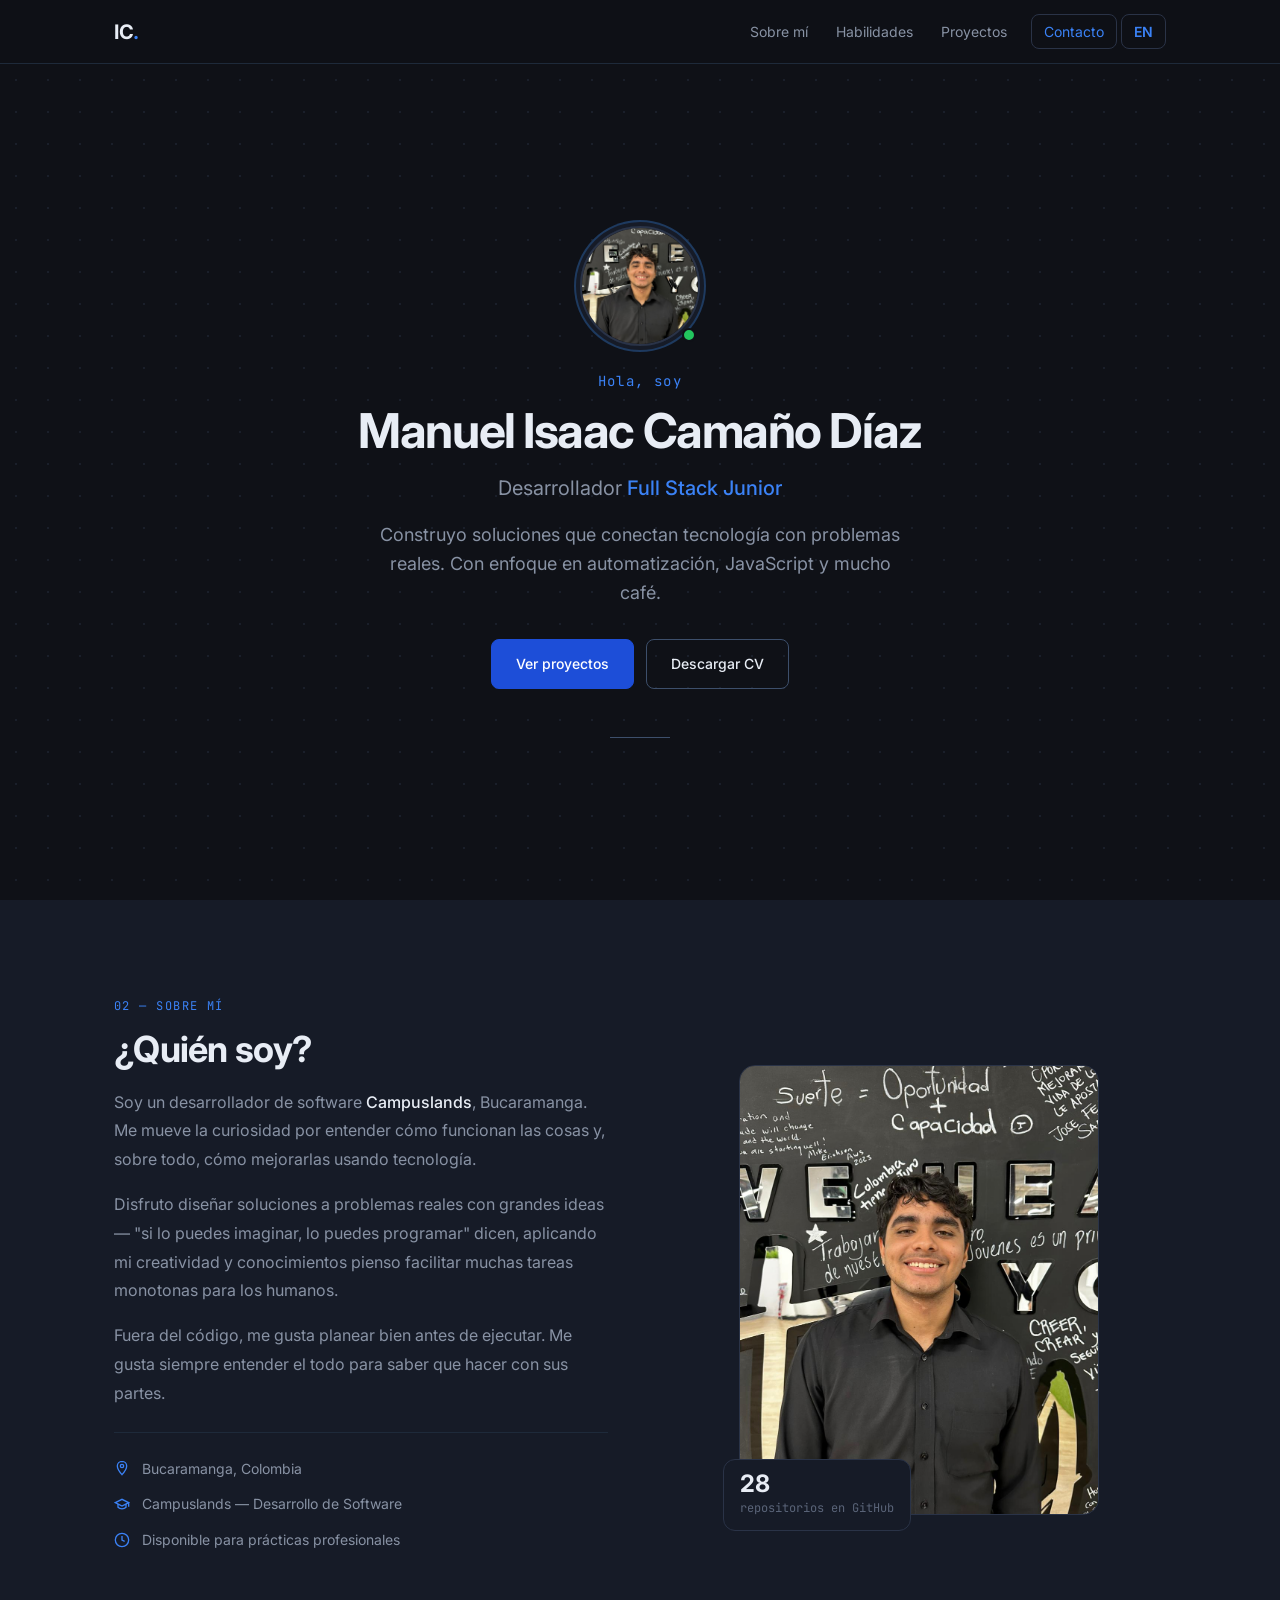
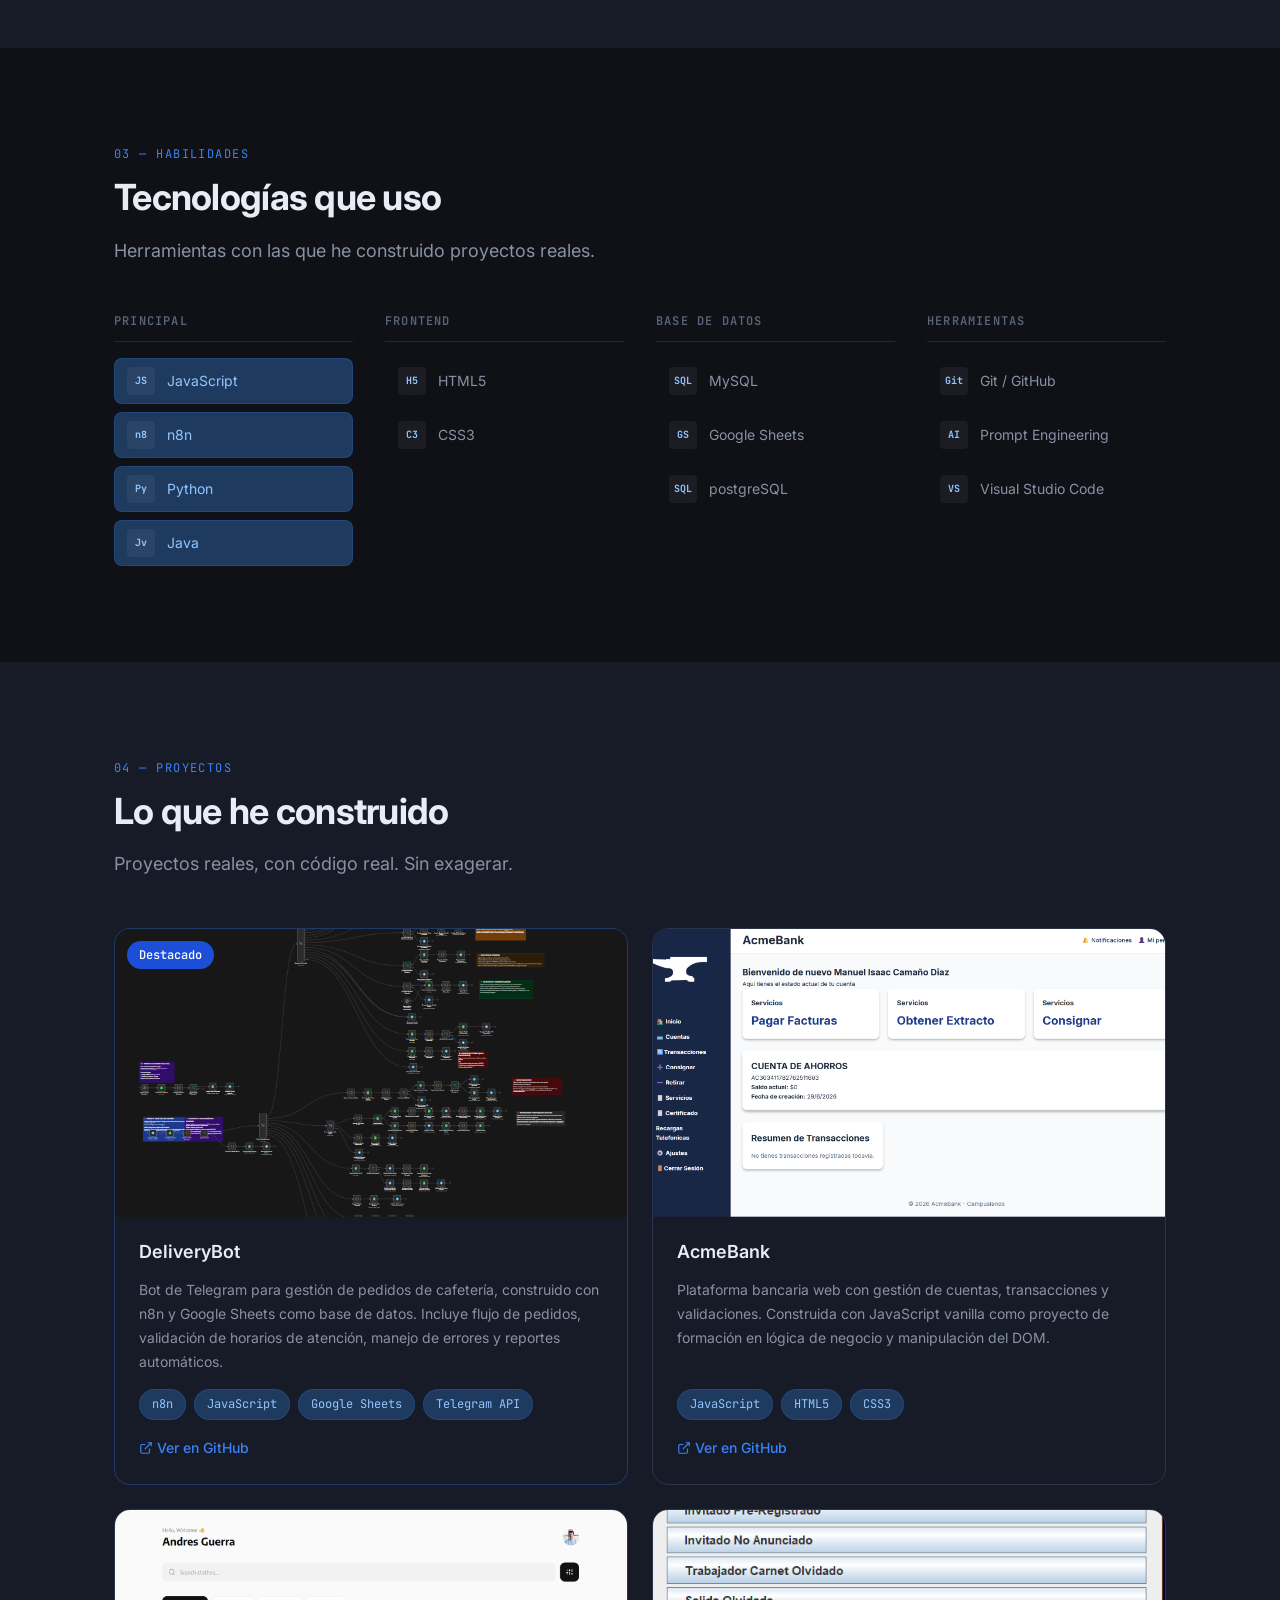
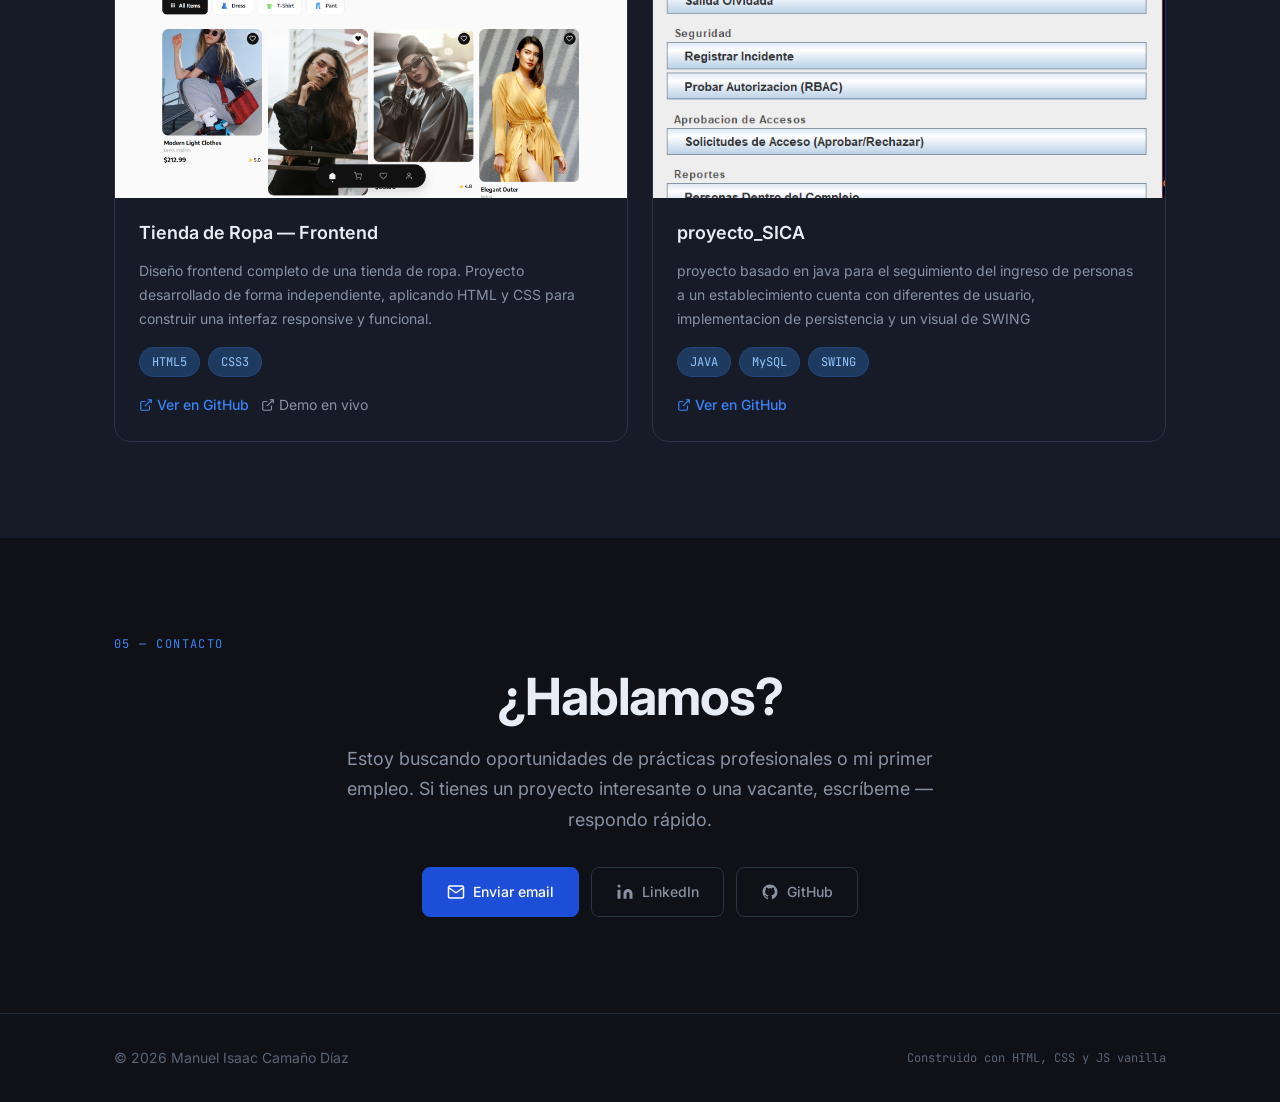
<file: index.html>
<!DOCTYPE html>
<html lang="es">

<head>
  <meta charset="UTF-8" />
  <meta name="viewport" content="width=device-width, initial-scale=1.0, viewport-fit=cover" />

  <!-- ============================================================
    SEO BÁSICO — Ayuda a que Google te encuentre y muestre bien
    REEMPLAZA: ajusta título, descripción y palabras clave
  ============================================================ -->
  <title>Manuel Isaac Camaño Díaz — Desarrollador Full Stack Junior</title>
  <meta name="description" content="Portafolio de Manuel Isaac Camaño Díaz, desarrollador Full Stack Junior con enfoque en automatización, JavaScript y n8n." />
  <meta name="keywords" content="desarrollador, full stack, junior, javascript, n8n, python, automatización, Colombia" />
  <meta name="author" content="Manuel Isaac Camaño Díaz" />

  <!-- ============================================================
    OPEN GRAPH — Cómo se ve el enlace cuando lo compartes en
    LinkedIn, WhatsApp, Twitter, etc.
    REEMPLAZA: sube una imagen de 1200x630px a assets/img/
  ============================================================ -->
  <meta property="og:title" content="Manuel Isaac Camaño Díaz — Desarrollador Full Stack Junior" />
  <meta property="og:description" content="Portafolio de Isaac Camaño, desarrollador con enfoque en automatización e IA." />
  <meta property="og:image" content="assets/img/og-preview.jpg" />
  <meta property="og:type" content="website" />

  <!-- ============================================================
    TIPOGRAFÍAS — Se cargan desde Google Fonts (requiere internet)
    Inter: tipografía principal limpia y moderna
    JetBrains Mono: para etiquetas de tecnologías y código
  ============================================================ -->
  <link rel="preconnect" href="https://fonts.googleapis.com" />
  <link rel="preconnect" href="https://fonts.gstatic.com" crossorigin />
  <link
    href="https://fonts.googleapis.com/css2?family=Inter:wght@400;500;600&family=JetBrains+Mono:wght@400;500&display=swap"
    rel="stylesheet"
  />

  <!-- Hoja de estilos principal (se crea en la Etapa 5) -->
  <link rel="stylesheet" href="css/styles.css" />

  <!-- Favicon: assets/img/favicon.ico -->
  <link rel="icon" type="image/x-icon" href="assets/img/favicon.ico?v=2" sizes="16x16 32x32 48x48" />
</head>

<body>

  <!-- ============================================================
    NAVEGACIÓN PRINCIPAL
    - Fija en la parte superior mientras el usuario hace scroll
    - Logo con tus iniciales + enlaces a cada sección
    - El botón "Contacto" resalta en azul para llamar la atención
  ============================================================ -->
  <header class="navbar" role="banner">
    <nav class="navbar__inner" aria-label="Navegación principal">

      <!-- Logo: tus iniciales como marca personal -->
      <a href="#inicio" class="navbar__logo" aria-label="Volver al inicio">
        IC<span class="navbar__logo-dot">.</span>
      </a>

      <!-- Botón hamburguesa — visible solo en móvil -->
      <button
        class="navbar__toggle"
        aria-label="Abrir menú de navegación"
        aria-expanded="false"
        aria-controls="navbar-menu"
      >
        <span class="navbar__toggle-bar"></span>
        <span class="navbar__toggle-bar"></span>
        <span class="navbar__toggle-bar"></span>
      </button>

      <!-- Menú de navegación -->
      <ul class="navbar__menu" id="navbar-menu" role="list">
        <li><a href="#sobre-mi" class="navbar__link">Sobre mí</a></li>
        <li><a href="#habilidades" class="navbar__link">Habilidades</a></li>
        <li><a href="#proyectos" class="navbar__link">Proyectos</a></li>
        <li>
          <!-- Botón de contacto destacado -->
          <a href="#contacto" class="navbar__link navbar__link--cta">Contacto</a>
        </li>
        <li>
          <button
            class="navbar__language"
            id="language-toggle"
            type="button"
            aria-label="Cambiar a inglés"
          >
            EN
          </button>
        </li>
      </ul>

    </nav>
  </header>

  <!-- ============================================================
    CONTENIDO PRINCIPAL
  ============================================================ -->
  <main id="inicio">

    <!-- ==========================================================
      SECCIÓN 1: HERO
      Primera impresión — el reclutador decide aquí si sigue leyendo
      Contiene: foto, nombre, rol, descripción breve y botones CTA
    ========================================================== -->
    <section class="hero" id="hero" aria-label="Presentación">
      <div class="container">

        <!-- Detalle decorativo de fondo (punto de grilla) -->
        <div class="hero__bg-grid" aria-hidden="true"></div>

        <div class="hero__content">

          <!-- Foto de perfil
               REEMPLAZA: pon tu foto en assets/img/foto-perfil.jpg
               Recomendado: cuadrada, fondo neutro, mínimo 400x400px -->
          <div class="hero__avatar-wrapper">
            <img
              src="assets/img/foto-perfil.jpg"
              alt="Foto de perfil de Manuel Isaac Camaño Díaz"
              class="hero__avatar"
              width="120"
              height="120"
            />
            <!-- Indicador de disponibilidad (punto verde animado) -->
            <span class="hero__status" aria-label="Disponible para oportunidades"></span>
          </div>

          <!-- Saludo y nombre -->
          <p class="hero__greeting">Hola, soy</p>
          <h1 class="hero__name">Manuel Isaac Camaño Díaz</h1>

          <!-- Rol profesional con texto que cambia (animado en JS) -->
          <p class="hero__role">
            Desarrollador
            <!-- El span es el texto que rotará con JavaScript -->
            <span class="hero__role-highlight" id="role-text">Full Stack Junior</span>
          </p>

          <!-- Descripción breve — tu propuesta de valor en 2 líneas
               REEMPLAZA: ajusta si quieres cambiar el mensaje -->
          <p class="hero__description">
            Construyo soluciones que conectan tecnología con problemas reales.
            Con enfoque en automatización, JavaScript y mucho café.
          </p>

          <!-- Botones de acción principales -->
          <div class="hero__actions">

            <!-- CTA principal: lleva a la sección de proyectos -->
            <a href="#proyectos" class="btn btn--primary">
              Ver proyectos
            </a>

            <!-- CTA secundario: descarga el CV
                 REEMPLAZA: exporta tu CV como PDF y ponlo en assets/cv/
                 Puedes crearlo gratis en https://www.canva.com/ -->
            <a
              href="assets/cv/isaac-camano-cv.pdf"
              class="btn btn--secondary"
              download
              aria-label="Descargar CV de Isaac Camaño en formato PDF"
            >
              Descargar CV
            </a>

          </div>

          <!-- Línea decorativa sutil debajo de los botones -->
          <div class="hero__divider" aria-hidden="true"></div>

        </div>

      </div>
    </section>

    <!-- ==========================================================
      SECCIÓN 2: SOBRE MÍ
      El humano detrás del código — breve, auténtico y sin exagerar
    ========================================================== -->
    <section class="section about" id="sobre-mi" aria-labelledby="about-title">
      <div class="container">

        <!-- Etiqueta de sección (número + nombre) -->
        <div class="section__eyebrow" aria-hidden="true">02 — sobre mí</div>

        <div class="about__grid">

          <!-- Columna izquierda: texto -->
          <div class="about__text">
            <h2 class="section__title" id="about-title">¿Quién soy?</h2>

            <!-- REEMPLAZA: escribe tu presentación personal aquí
                 Consejo: sé auténtico, no uses frases genéricas como
                 "apasionado por la tecnología". Cuenta algo real. -->
            <p class="about__paragraph">
              Soy un desarrollador de software
              <strong>Campuslands</strong>, Bucaramanga. Me mueve la curiosidad
              por entender cómo funcionan las cosas y, sobre todo, cómo
              mejorarlas usando tecnología.
            </p>

            <p class="about__paragraph">
              Disfruto diseñar soluciones a problemas reales con 
              grandes ideas — "si lo puedes imaginar,lo puedes programar" dicen,
              aplicando mi creatividad y conocimientos pienso facilitar 
              muchas tareas monotonas para los humanos.
            </p>

            <p class="about__paragraph">
              Fuera del código, me gusta planear bien antes de ejecutar.
              Me gusta siempre entender el todo para saber que hacer con sus partes.
            </p>

            <!-- Datos rápidos: información visual y escaneable -->
            <ul class="about__facts" role="list" aria-label="Datos rápidos">
              <li class="about__fact">
                <!-- Ícono SVG inline: ubicación -->
                <svg width="16" height="16" viewBox="0 0 24 24" fill="none" stroke="currentColor" stroke-width="2" aria-hidden="true">
                  <path d="M12 2C8.13 2 5 5.13 5 9c0 5.25 7 13 7 13s7-7.75 7-13c0-3.87-3.13-7-7-7z"/>
                  <circle cx="12" cy="9" r="2.5"/>
                </svg>
                Bucaramanga, Colombia
              </li>
              <li class="about__fact">
                <!-- Ícono SVG inline: educación -->
                <svg width="16" height="16" viewBox="0 0 24 24" fill="none" stroke="currentColor" stroke-width="2" aria-hidden="true">
                  <path d="M22 10v6M2 10l10-5 10 5-10 5z"/>
                  <path d="M6 12v5c3 3 9 3 12 0v-5"/>
                </svg>
                Campuslands — Desarrollo de Software
              </li>
              <li class="about__fact">
                <!-- Ícono SVG inline: disponibilidad -->
                <svg width="16" height="16" viewBox="0 0 24 24" fill="none" stroke="currentColor" stroke-width="2" aria-hidden="true">
                  <circle cx="12" cy="12" r="10"/>
                  <path d="M12 6v6l4 2"/>
                </svg>
                Disponible para prácticas profesionales
              </li>
            </ul>
          </div>

          <!-- Columna derecha: imagen/detalle visual
               REEMPLAZA (opcional): puedes poner una segunda foto
               o dejarlo como espacio decorativo con CSS -->
          <div class="about__visual" aria-hidden="true">
            <div class="about__image-frame">
              <img
                src="assets/img/foto-perfil.jpg"
                alt=""
                class="about__image"
                aria-hidden="true"
              />
              <!-- Tarjeta flotante con una stat -->
              <div class="about__stat-card">
                <span class="about__stat-number">28</span>
                <span class="about__stat-label">repositorios en GitHub</span>
              </div>
            </div>
          </div>

        </div>
      </div>
    </section>

    <!-- ==========================================================
      SECCIÓN 3: HABILIDADES
      Tecnologías que realmente has usado — sin barra de progreso,
      sin mentiras, con contexto de dónde las aplicaste
    ========================================================== -->
    <section class="section skills" id="habilidades" aria-labelledby="skills-title">
      <div class="container">

        <div class="section__eyebrow" aria-hidden="true">03 — habilidades</div>
        <h2 class="section__title" id="skills-title">Tecnologías que uso</h2>
        <p class="section__subtitle">
          Herramientas con las que he construido proyectos reales.
        </p>

        <!-- Categorías de habilidades -->
        <div class="skills__categories">

          <!-- Categoría: Principal / Más usadas -->
          <div class="skills__category">
            <h3 class="skills__category-title">Principal</h3>
            <ul class="skills__list" role="list">
              <li class="skills__item skills__item--primary">
                <span class="skills__icon" aria-hidden="true">JS</span>
                JavaScript
              </li>
              <li class="skills__item skills__item--primary">
                <span class="skills__icon" aria-hidden="true">n8</span>
                n8n
              </li>
              <li class="skills__item skills__item--primary">
                <span class="skills__icon" aria-hidden="true">Py</span>
                Python
              </li>
              <li class="skills__item skills__item--primary">
                <span class="skills__icon" aria-hidden="true">Jv</span>
                Java
              </li>
            </ul>
          </div>

          <!-- Categoría: Frontend -->
          <div class="skills__category">
            <h3 class="skills__category-title">Frontend</h3>
            <ul class="skills__list" role="list">
              <li class="skills__item">
                <span class="skills__icon" aria-hidden="true">H5</span>
                HTML5
              </li>
              <li class="skills__item">
                <span class="skills__icon" aria-hidden="true">C3</span>
                CSS3
              </li>
            </ul>
          </div>

          <!-- Categoría: Base de datos -->
          <div class="skills__category">
            <h3 class="skills__category-title">Base de datos</h3>
            <ul class="skills__list" role="list">
              <li class="skills__item">
                <span class="skills__icon" aria-hidden="true">SQL</span>
                MySQL
              </li>
              <li class="skills__item">
                <span class="skills__icon" aria-hidden="true">GS</span>
                Google Sheets
              </li>
              <li class="skills__item">
                <span class="skills__icon" aria-hidden="true">SQL</span>
                postgreSQL
              </li>
            </ul>
          </div>

          <!-- Categoría: Herramientas -->
          <div class="skills__category">
            <h3 class="skills__category-title">Herramientas</h3>
            <ul class="skills__list" role="list">
              <li class="skills__item">
                <span class="skills__icon" aria-hidden="true">Git</span>
                Git / GitHub
              </li>
              <li class="skills__item">
                <span class="skills__icon" aria-hidden="true">AI</span>
                Prompt Engineering
              </li>
              <li class="skills__item">
                <span class="skills__icon" aria-hidden="true">VS</span>
                Visual Studio Code
              </li>
            </ul>
          </div>

        </div>
      </div>
    </section>

    <!-- ==========================================================
      SECCIÓN 4: PROYECTOS
      La sección más importante — aquí demuestras lo que sabes hacer
      Cada tarjeta tiene: imagen, título, descripción, tags y links
    ========================================================== -->
    <section class="section projects" id="proyectos" aria-labelledby="projects-title">
      <div class="container">

        <div class="section__eyebrow" aria-hidden="true">04 — proyectos</div>
        <h2 class="section__title" id="projects-title">Lo que he construido</h2>
        <p class="section__subtitle">
          Proyectos reales, con código real. Sin exagerar.
        </p>

        <div class="projects__grid">

          <!-- ====================================================
            PROYECTO 1: DeliveryBot (DESTACADO — va primero)
          ==================================================== -->
          <article class="project-card project-card--featured" aria-label="Proyecto DeliveryBot">

            <!-- Imagen del proyecto
                 REEMPLAZA: haz una captura de pantalla del bot
                 o del workflow en n8n y ponla en assets/img/ -->
            <div class="project-card__image-wrapper">
              <img
                src="assets/img/proyecto-deliverybot.jpg"
                alt="Captura de pantalla del workflow de DeliveryBot en n8n"
                class="project-card__image"
                loading="lazy"
              />
              <!-- Badge de proyecto destacado -->
              <span class="project-card__badge">Destacado</span>
            </div>

            <div class="project-card__body">

              <h3 class="project-card__title">DeliveryBot</h3>

              <!-- REEMPLAZA si quieres cambiar la descripción -->
              <p class="project-card__description">
                Bot de Telegram para gestión de pedidos de cafetería, construido
                con n8n y Google Sheets como base de datos. Incluye flujo de
                pedidos, validación de horarios de atención, manejo de errores
                y reportes automáticos.
              </p>

              <!-- Tecnologías usadas en este proyecto -->
              <ul class="project-card__tags" role="list" aria-label="Tecnologías usadas">
                <li class="project-card__tag">n8n</li>
                <li class="project-card__tag">JavaScript</li>
                <li class="project-card__tag">Google Sheets</li>
                <li class="project-card__tag">Telegram API</li>
              </ul>

              <!-- Links del proyecto -->
              <div class="project-card__links">
                <!-- REEMPLAZA: pon la URL exacta de tu repo -->
                <a
                  href="https://github.com/manuelisaaccamanidiaz-lgtm/Proyecto_DeliveryBot_CamanoDiazManuelIsaac.git"
                  class="project-card__link project-card__link--primary"
                  target="_blank"
                  rel="noopener noreferrer"
                  aria-label="Ver código de DeliveryBot en GitHub"
                >
                  Ver en GitHub
                  <!-- Ícono de enlace externo -->
                  <svg width="14" height="14" viewBox="0 0 24 24" fill="none" stroke="currentColor" stroke-width="2" aria-hidden="true">
                    <path d="M18 13v6a2 2 0 01-2 2H5a2 2 0 01-2-2V8a2 2 0 012-2h6"/>
                    <polyline points="15 3 21 3 21 9"/>
                    <line x1="10" y1="14" x2="21" y2="3"/>
                  </svg>
                </a>
              </div>

            </div>
          </article>

          <!-- ====================================================
            PROYECTO 2: AcmeBank
          ==================================================== -->
          <article class="project-card" aria-label="Proyecto AcmeBank">

            <div class="project-card__image-wrapper">
              <!-- REEMPLAZA: captura de pantalla de la plataforma -->
              <img
                src="assets/img/proyecto-acmebank.jpg"
                alt="Captura de pantalla de la plataforma bancaria AcmeBank"
                class="project-card__image"
                loading="lazy"
              />
            </div>

            <div class="project-card__body">

              <h3 class="project-card__title">AcmeBank</h3>

              <!-- REEMPLAZA: ajusta la descripción con más detalles reales -->
              <p class="project-card__description">
                Plataforma bancaria web con gestión de cuentas, transacciones
                y validaciones. Construida con JavaScript vanilla como proyecto
                de formación en lógica de negocio y manipulación del DOM.
              </p>

              <ul class="project-card__tags" role="list" aria-label="Tecnologías usadas">
                <li class="project-card__tag">JavaScript</li>
                <li class="project-card__tag">HTML5</li>
                <li class="project-card__tag">CSS3</li>
              </ul>

              <div class="project-card__links">
                <!-- REEMPLAZA: URL exacta del repo de AcmeBank -->
                <a
                  href="https://github.com/manuelisaaccamanidiaz-lgtm/AcmeBank.git"
                  class="project-card__link project-card__link--primary"
                  target="_blank"
                  rel="noopener noreferrer"
                  aria-label="Ver código de AcmeBank en GitHub"
                >
                  Ver en GitHub
                  <svg width="14" height="14" viewBox="0 0 24 24" fill="none" stroke="currentColor" stroke-width="2" aria-hidden="true">
                    <path d="M18 13v6a2 2 0 01-2 2H5a2 2 0 01-2-2V8a2 2 0 012-2h6"/>
                    <polyline points="15 3 21 3 21 9"/>
                    <line x1="10" y1="14" x2="21" y2="3"/>
                  </svg>
                </a>
              </div>

            </div>
          </article>

          <!-- ====================================================
            PROYECTO 3: Tienda de Ropa (Frontend)
          ==================================================== -->
          <article class="project-card" aria-label="Proyecto tienda de ropa">

            <div class="project-card__image-wrapper">
              <!-- REEMPLAZA: captura de la tienda -->
              <img
                src="assets/img/proyecto-tienda.jpg"
                alt="Captura de pantalla del frontend de tienda de ropa"
                class="project-card__image"
                loading="lazy"
              />
            </div>

            <div class="project-card__body">

              <h3 class="project-card__title">Tienda de Ropa — Frontend</h3>

              <!-- REEMPLAZA si quieres agregar más detalle -->
              <p class="project-card__description">
                Diseño frontend completo de una tienda de ropa. Proyecto
                desarrollado de forma independiente, aplicando HTML y CSS
                para construir una interfaz responsive y funcional.
              </p>

              <ul class="project-card__tags" role="list" aria-label="Tecnologías usadas">
                <li class="project-card__tag">HTML5</li>
                <li class="project-card__tag">CSS3</li>
              </ul>

              <div class="project-card__links">
                <!-- REEMPLAZA: URL del repo -->
                <a
                  href="https://github.com/manuelisaaccamanidiaz-lgtm/ecommerce.git"
                  class="project-card__link project-card__link--primary"
                  target="_blank"
                  rel="noopener noreferrer"
                  aria-label="Ver código de la tienda en GitHub"
                >
                  Ver en GitHub
                  <svg width="14" height="14" viewBox="0 0 24 24" fill="none" stroke="currentColor" stroke-width="2" aria-hidden="true">
                    <path d="M18 13v6a2 2 0 01-2 2H5a2 2 0 01-2-2V8a2 2 0 012-2h6"/>
                    <polyline points="15 3 21 3 21 9"/>
                    <line x1="10" y1="14" x2="21" y2="3"/>
                  </svg>
                </a>

                <!-- Si tienes el proyecto desplegado en GitHub Pages:
                     REEMPLAZA con la URL de tu demo en vivo
                     Si no tienes demo, borra este enlace completo -->
                <a
                  href="https://manuelisaaccamanidiaz-lgtm.github.io/ecommerce/"
                  class="project-card__link"
                  target="_blank"
                  rel="noopener noreferrer"
                  aria-label="Ver demo en vivo de ecommerce"
                >
                  Demo en vivo
                  <svg width="14" height="14" viewBox="0 0 24 24" fill="none" stroke="currentColor" stroke-width="2" aria-hidden="true">
                    <path d="M18 13v6a2 2 0 01-2 2H5a2 2 0 01-2-2V8a2 2 0 012-2h6"/>
                    <polyline points="15 3 21 3 21 9"/>
                    <line x1="10" y1="14" x2="21" y2="3"/>
                  </svg>
                </a>
              </div>

            </div>
          </article>

          <!-- ====================================================
            SICA proyecto de java para seguimiento de ingreso de personas
          ==================================================== -->
          <article class="project-card" aria-label="Proyecto SICA">

            <div class="project-card__image-wrapper">
              <!-- REEMPLAZA: nombre de la imagen de tu proyecto -->
              <img
                src="assets/img/proyecto-sica.jpg"
                alt="Captura de pantalla de SICA"
                class="project-card__image"
                loading="lazy"
              />
            </div>

            <div class="project-card__body">

              <!-- REEMPLAZA: nombre de tu repositorio -->
              <h3 class="project-card__title">proyecto_SICA</h3>

              <!-- REEMPLAZA: descripción breve del proyecto -->
              <p class="project-card__description">
                proyecto basado en java para el seguimiento del ingreso de personas a un establecimiento
                cuenta con diferentes de usuario, implementacion de persistencia y un visual de SWING
              </p>

              <ul class="project-card__tags" role="list" aria-label="Tecnologías usadas">
                <!-- REEMPLAZA: agrega o elimina las tecnologías necesarias -->
                <li class="project-card__tag">JAVA</li>
                <li class="project-card__tag">MySQL</li>
                <li class="project-card__tag">SWING</li>
              </ul>

              <div class="project-card__links">
                <!-- REEMPLAZA: URL exacta de tu repositorio -->
                <a
                  href="https://github.com/manuelisaaccamanidiaz-lgtm/proyecto_SICA.git"
                  class="project-card__link project-card__link--primary"
                  target="_blank"
                  rel="noopener noreferrer"
                  aria-label="Ver código de proyecto_SICA en GitHub"
                >
                  Ver en GitHub
                  <svg width="14" height="14" viewBox="0 0 24 24" fill="none" stroke="currentColor" stroke-width="2" aria-hidden="true">
                    <path d="M18 13v6a2 2 0 01-2 2H5a2 2 0 01-2-2V8a2 2 0 012-2h6"/>
                    <polyline points="15 3 21 3 21 9"/>
                    <line x1="10" y1="14" x2="21" y2="3"/>
                  </svg>
                </a>
              </div>

            </div>
          </article>

        </div>
      </div>
    </section>

    <!-- ==========================================================
      SECCIÓN 5: CONTACTO
      La meta del reclutador — fácil de encontrar, fácil de usar
    ========================================================== -->
    <section class="section contact" id="contacto" aria-labelledby="contact-title">
      <div class="container">

        <div class="section__eyebrow" aria-hidden="true">05 — contacto</div>

        <div class="contact__inner">

          <h2 class="section__title contact__title" id="contact-title">
            ¿Hablamos?
          </h2>

          <!-- REEMPLAZA: ajusta el mensaje si quieres -->
          <p class="contact__description">
            Estoy buscando oportunidades de prácticas profesionales o mi
            primer empleo. Si tienes un proyecto interesante o una vacante,
            escríbeme — respondo rápido.
          </p>

          <!-- Links de contacto -->
          <div class="contact__links">

            <!-- Email — CTA principal
                 REEMPLAZA: pon tu correo real aquí -->
            <a
              href="mailto:manuelisaaccamanidiaz@gmail.com"
              class="contact__btn contact__btn--primary"
              aria-label="Enviar correo a Isaac Camaño"
            >
              <!-- Ícono de email -->
              <svg width="18" height="18" viewBox="0 0 24 24" fill="none" stroke="currentColor" stroke-width="2" aria-hidden="true">
                <path d="M4 4h16c1.1 0 2 .9 2 2v12c0 1.1-.9 2-2 2H4c-1.1 0-2-.9-2-2V6c0-1.1.9-2 2-2z"/>
                <polyline points="22,6 12,13 2,6"/>
              </svg>
              Enviar email
            </a>

            <!-- LinkedIn
                 REEMPLAZA: pon la URL de tu perfil de LinkedIn
                 Si no tienes LinkedIn aún, borra este bloque completo -->
            <a
              href="https://www.linkedin.com/in/manuel-isaac-cama%C3%B1o-diaz-707006305/"
              class="contact__btn"
              target="_blank"
              rel="noopener noreferrer"
              aria-label="Ver perfil de LinkedIn de Isaac Camaño"
            >
              <!-- Ícono de LinkedIn en SVG -->
              <svg width="18" height="18" viewBox="0 0 24 24" fill="currentColor" aria-hidden="true">
                <path d="M16 8a6 6 0 016 6v7h-4v-7a2 2 0 00-2-2 2 2 0 00-2 2v7h-4v-7a6 6 0 016-6z"/>
                <rect x="2" y="9" width="4" height="12"/>
                <circle cx="4" cy="4" r="2"/>
              </svg>
              LinkedIn
            </a>

            <!-- GitHub -->
            <a
              href="https://github.com/manuelisaaccamanidiaz-lgtm"
              class="contact__btn"
              target="_blank"
              rel="noopener noreferrer"
              aria-label="Ver perfil de GitHub de Isaac Camaño"
            >
              <!-- Ícono de GitHub en SVG -->
              <svg width="18" height="18" viewBox="0 0 24 24" fill="currentColor" aria-hidden="true">
                <path d="M12 2C6.477 2 2 6.484 2 12.017c0 4.425 2.865 8.18 6.839 9.504.5.092.682-.217.682-.483 0-.237-.008-.868-.013-1.703-2.782.605-3.369-1.343-3.369-1.343-.454-1.158-1.11-1.466-1.11-1.466-.908-.62.069-.608.069-.608 1.003.07 1.531 1.032 1.531 1.032.892 1.53 2.341 1.088 2.91.832.092-.647.35-1.088.636-1.338-2.22-.253-4.555-1.113-4.555-4.951 0-1.093.39-1.988 1.029-2.688-.103-.253-.446-1.272.098-2.65 0 0 .84-.27 2.75 1.026A9.564 9.564 0 0112 6.844c.85.004 1.705.115 2.504.337 1.909-1.296 2.747-1.027 2.747-1.027.546 1.379.202 2.398.1 2.651.64.7 1.028 1.595 1.028 2.688 0 3.848-2.339 4.695-4.566 4.943.359.309.678.92.678 1.855 0 1.338-.012 2.419-.012 2.747 0 .268.18.58.688.482A10.019 10.019 0 0022 12.017C22 6.484 17.522 2 12 2z"/>
              </svg>
              GitHub
            </a>

          </div>
        </div>
      </div>
    </section>

  </main>

  <!-- ============================================================
    FOOTER
    Parte inferior de la página — simple y limpio
  ============================================================ -->
  <footer class="footer" role="contentinfo">
    <div class="container footer__inner">

      <!-- Crédito -->
      <!-- REEMPLAZA: cambia el año si es necesario -->
      <p class="footer__text">
        © 2026 Manuel Isaac Camaño Díaz
      </p>

      <!-- Nota de tecnología usada (opcional, muéstrate como dev) -->
      <p class="footer__text footer__text--muted">
        Construido con HTML, CSS y JS vanilla
      </p>

    </div>
  </footer>

  <!-- ============================================================
    JAVASCRIPT
    El archivo JS se carga al final del body para no bloquear
    la renderización de la página (buena práctica de rendimiento)
  ============================================================ -->
  <script src="js/main.js"></script>

</body>
</html>
</file>
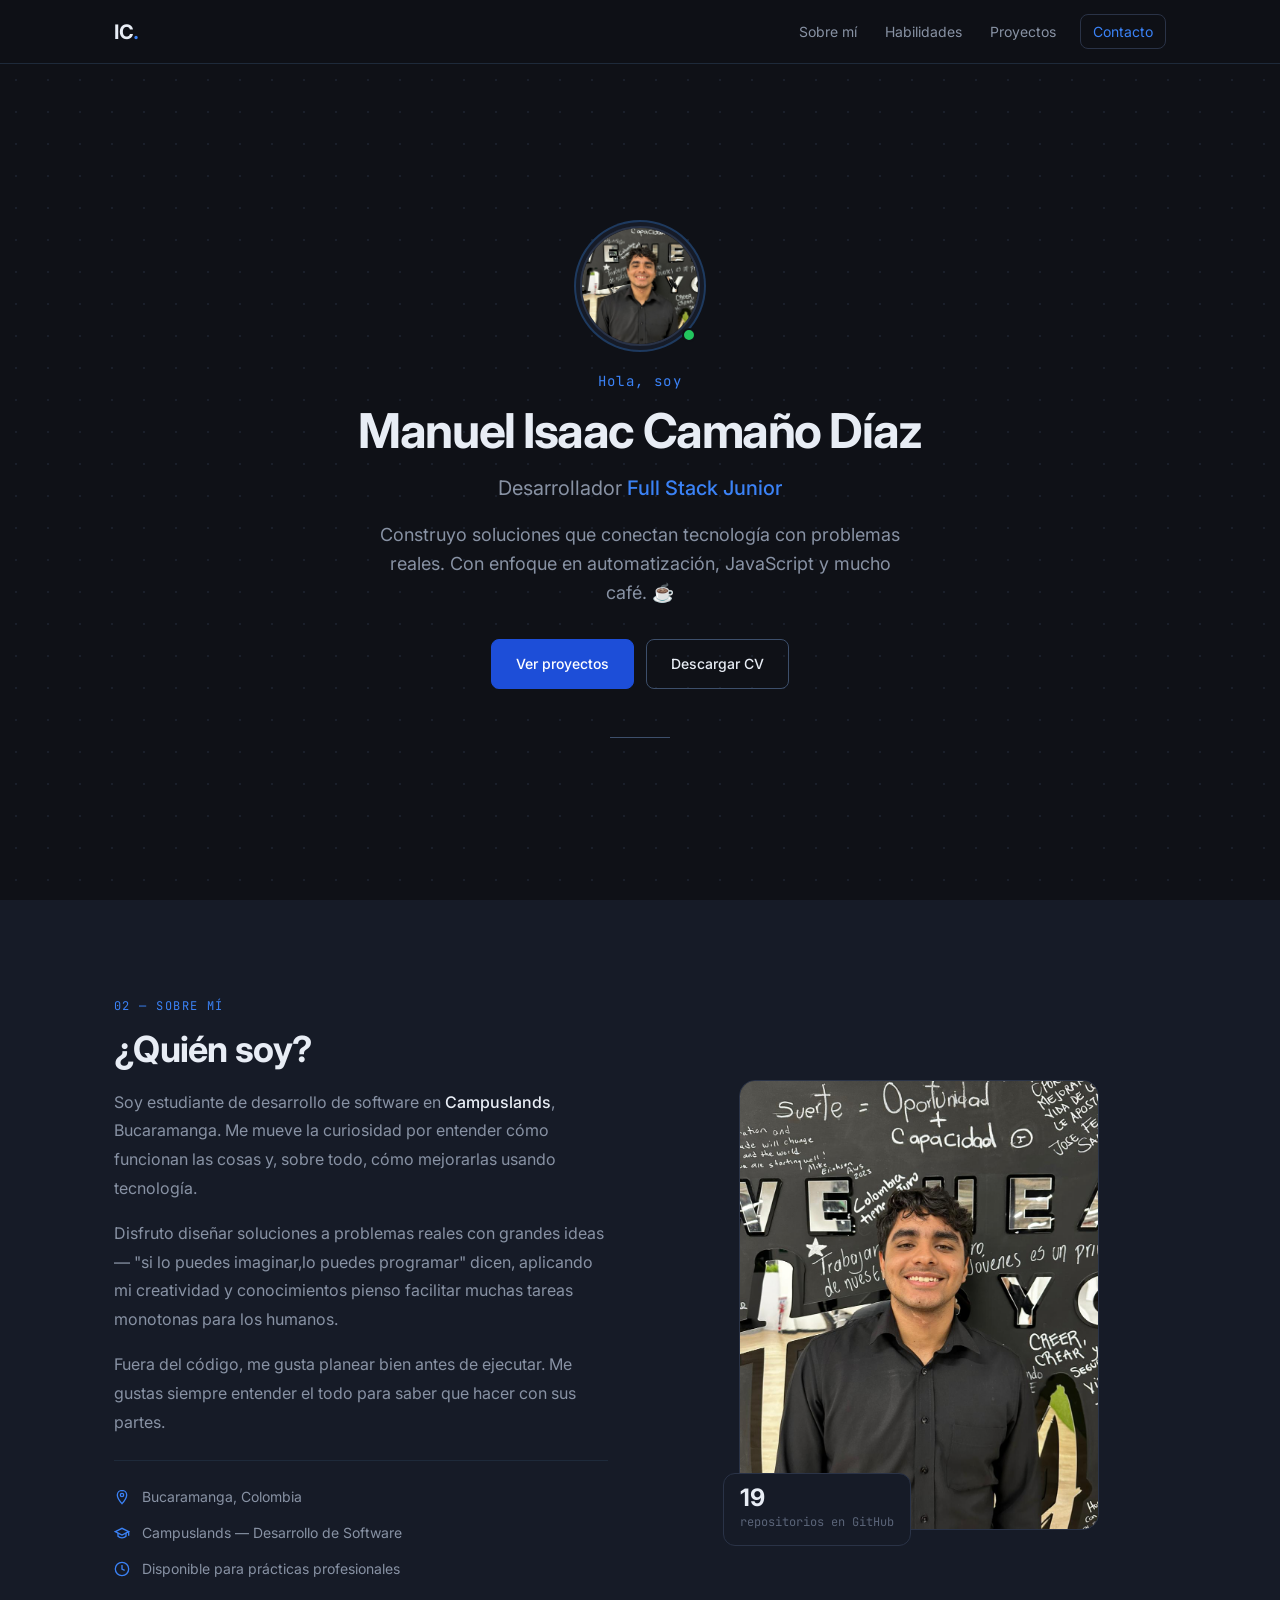
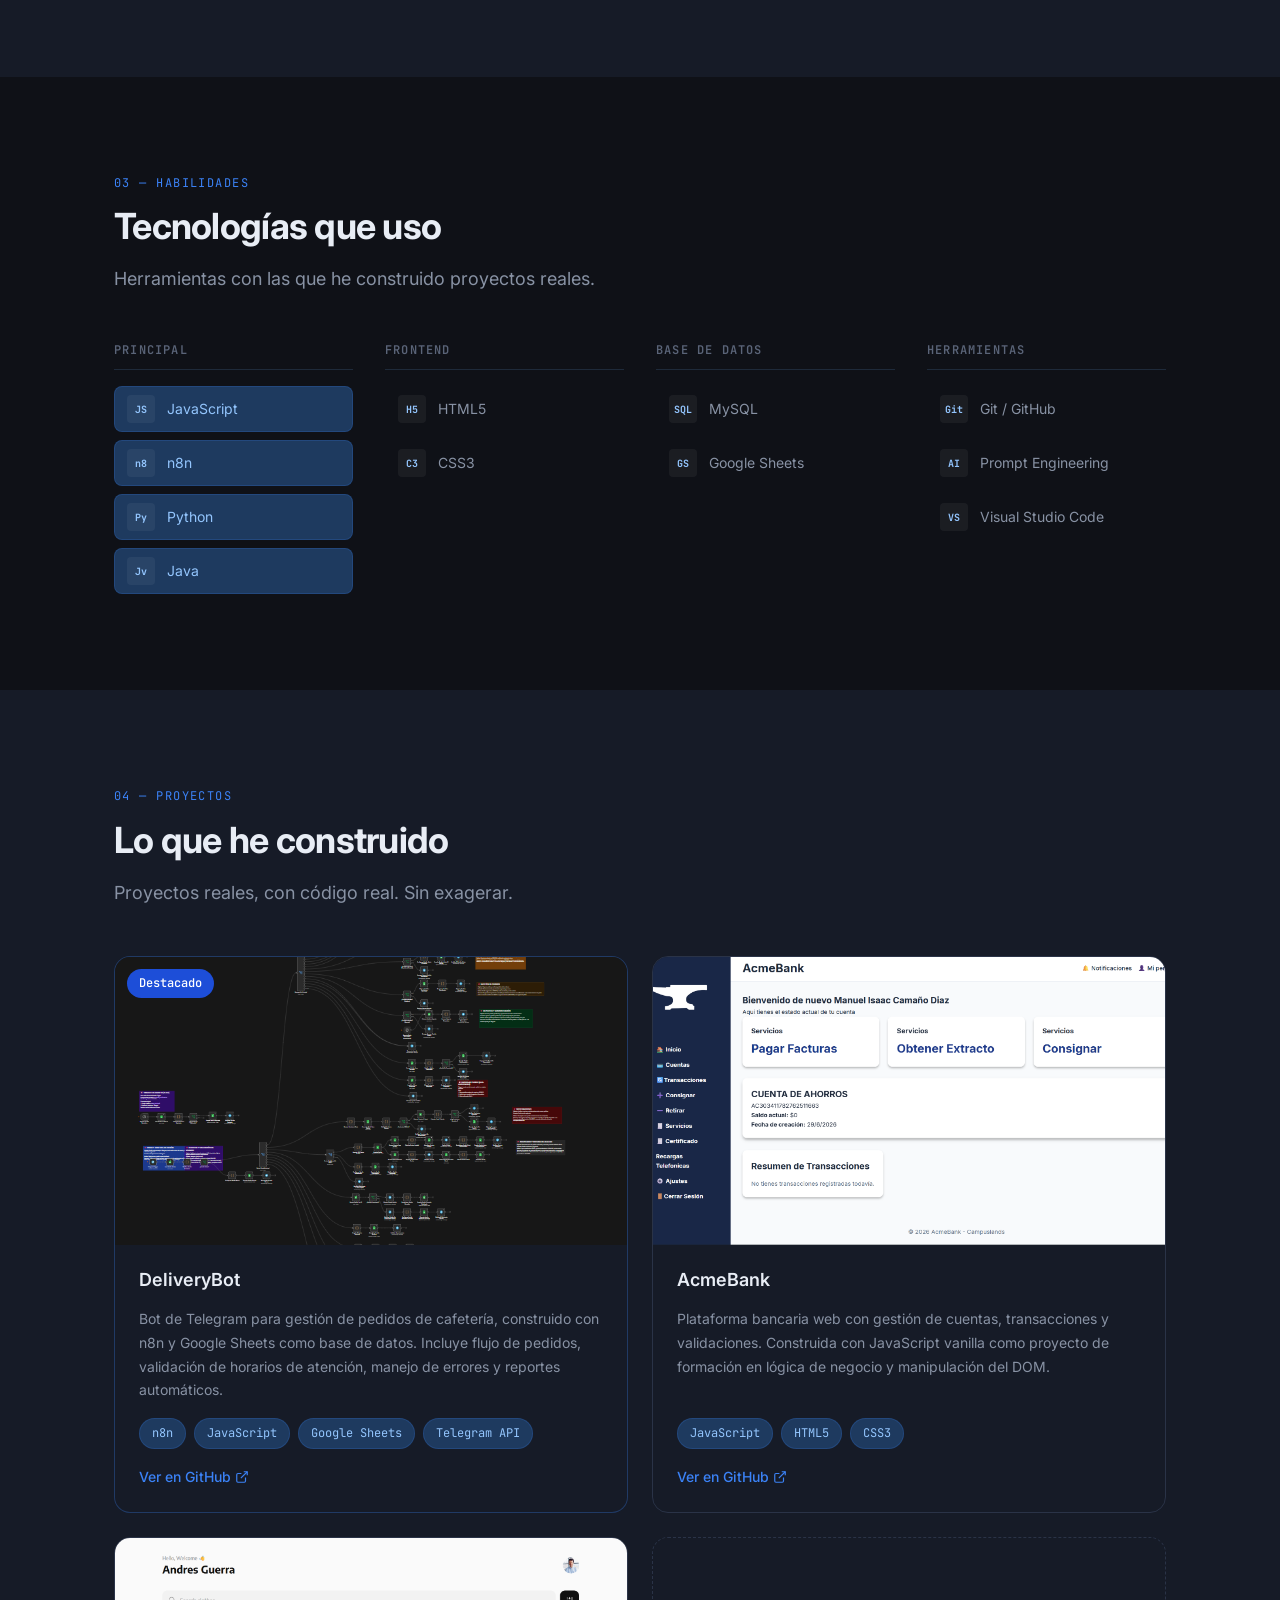
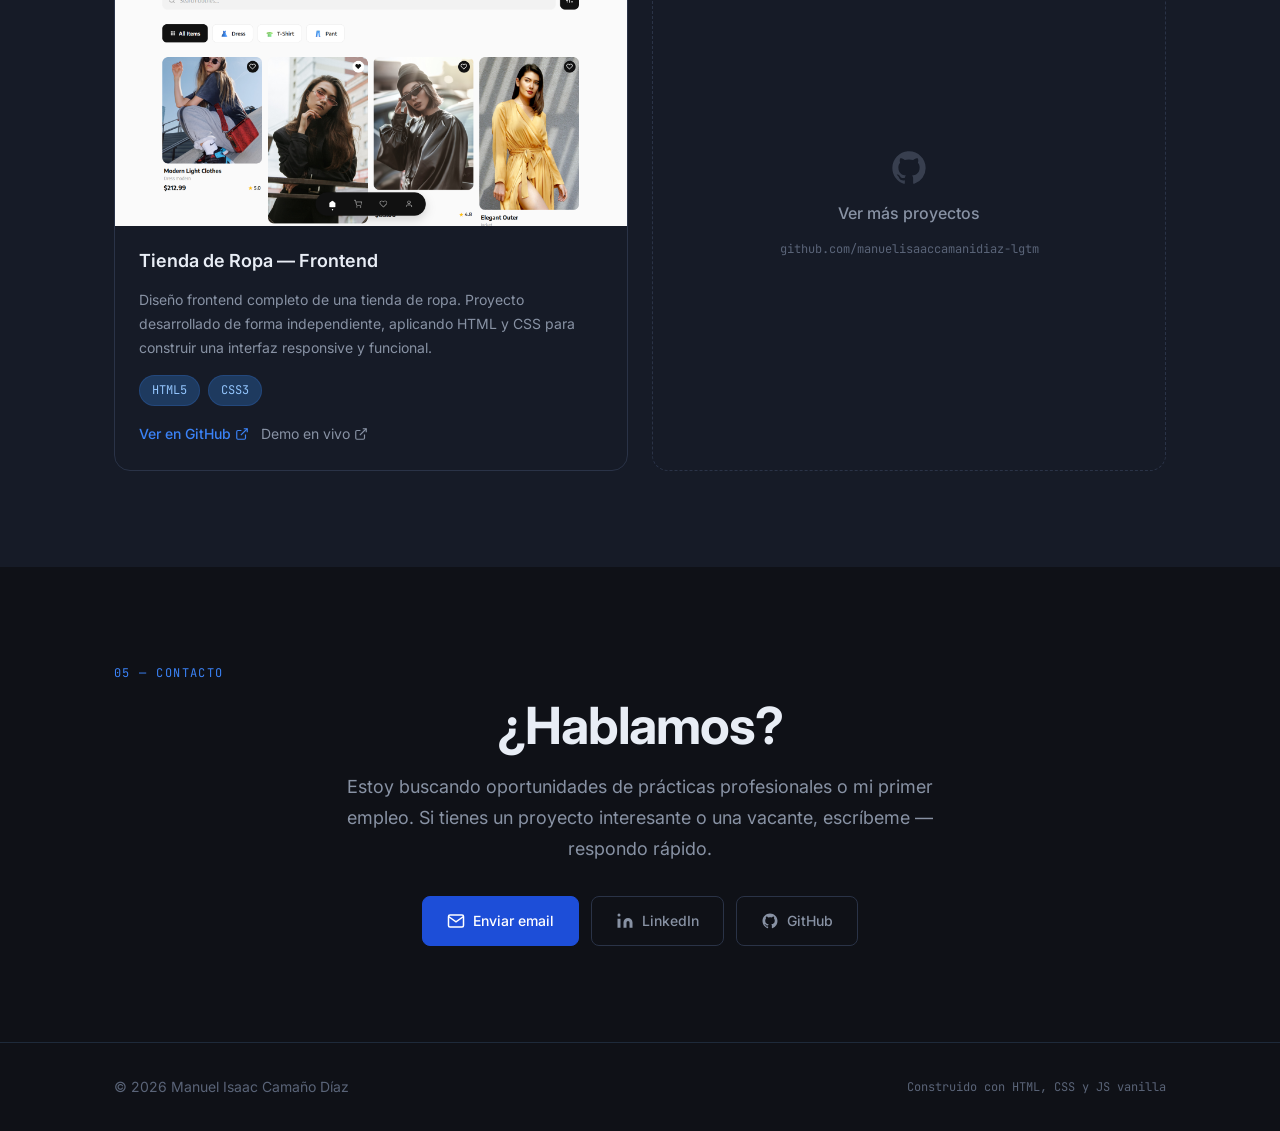
<file: portafolio/index.html>
<!DOCTYPE html>
<html lang="es">

<head>
  <meta charset="UTF-8" />
  <meta name="viewport" content="width=device-width, initial-scale=1.0" />

  <!-- ============================================================
    SEO BÁSICO — Ayuda a que Google te encuentre y muestre bien
    📝 REEMPLAZA: ajusta título, descripción y palabras clave
  ============================================================ -->
  <title>Manuel Isaac Camaño Díaz — Desarrollador Full Stack Junior</title>
  <meta name="description" content="Portafolio de Manuel Isaac Camaño Díaz, desarrollador Full Stack Junior con enfoque en automatización, JavaScript y n8n." />
  <meta name="keywords" content="desarrollador, full stack, junior, javascript, n8n, python, automatización, Colombia" />
  <meta name="author" content="Manuel Isaac Camaño Díaz" />

  <!-- ============================================================
    OPEN GRAPH — Cómo se ve el enlace cuando lo compartes en
    LinkedIn, WhatsApp, Twitter, etc.
    📸 REEMPLAZA: sube una imagen de 1200x630px a assets/img/
  ============================================================ -->
  <meta property="og:title" content="Manuel Isaac Camaño Díaz — Desarrollador Full Stack Junior" />
  <meta property="og:description" content="Portafolio de Isaac Camaño, desarrollador con enfoque en automatización e IA." />
  <meta property="og:image" content="assets/img/og-preview.jpg" />
  <meta property="og:type" content="website" />

  <!-- ============================================================
    TIPOGRAFÍAS — Se cargan desde Google Fonts (requiere internet)
    Inter: tipografía principal limpia y moderna
    JetBrains Mono: para etiquetas de tecnologías y código
  ============================================================ -->
  <link rel="preconnect" href="https://fonts.googleapis.com" />
  <link rel="preconnect" href="https://fonts.gstatic.com" crossorigin />
  <link
    href="https://fonts.googleapis.com/css2?family=Inter:wght@400;500;600&family=JetBrains+Mono:wght@400;500&display=swap"
    rel="stylesheet"
  />

  <!-- Hoja de estilos principal (se crea en la Etapa 5) -->
  <link rel="stylesheet" href="css/styles.css" />

  <!-- ============================================================
    FAVICON — El ícono pequeño que aparece en la pestaña
    📸 REEMPLAZA: crea un favicon en https://favicon.io/
  ============================================================ -->
  <link rel="icon" type="image/png" href="assets/img/favicon.ico" />
</head>

<body>

  <!-- ============================================================
    NAVEGACIÓN PRINCIPAL
    - Fija en la parte superior mientras el usuario hace scroll
    - Logo con tus iniciales + enlaces a cada sección
    - El botón "Contacto" resalta en azul para llamar la atención
  ============================================================ -->
  <header class="navbar" role="banner">
    <nav class="navbar__inner" aria-label="Navegación principal">

      <!-- Logo: tus iniciales como marca personal -->
      <a href="#inicio" class="navbar__logo" aria-label="Volver al inicio">
        IC<span class="navbar__logo-dot">.</span>
      </a>

      <!-- Botón hamburguesa — visible solo en móvil -->
      <button
        class="navbar__toggle"
        aria-label="Abrir menú de navegación"
        aria-expanded="false"
        aria-controls="navbar-menu"
      >
        <span class="navbar__toggle-bar"></span>
        <span class="navbar__toggle-bar"></span>
        <span class="navbar__toggle-bar"></span>
      </button>

      <!-- Menú de navegación -->
      <ul class="navbar__menu" id="navbar-menu" role="list">
        <li><a href="#sobre-mi" class="navbar__link">Sobre mí</a></li>
        <li><a href="#habilidades" class="navbar__link">Habilidades</a></li>
        <li><a href="#proyectos" class="navbar__link">Proyectos</a></li>
        <li>
          <!-- Botón de contacto destacado -->
          <a href="#contacto" class="navbar__link navbar__link--cta">Contacto</a>
        </li>
      </ul>

    </nav>
  </header>

  <!-- ============================================================
    CONTENIDO PRINCIPAL
  ============================================================ -->
  <main id="inicio">

    <!-- ==========================================================
      SECCIÓN 1: HERO
      Primera impresión — el reclutador decide aquí si sigue leyendo
      Contiene: foto, nombre, rol, descripción breve y botones CTA
    ========================================================== -->
    <section class="hero" id="hero" aria-label="Presentación">
      <div class="container">

        <!-- Detalle decorativo de fondo (punto de grilla) -->
        <div class="hero__bg-grid" aria-hidden="true"></div>

        <div class="hero__content">

          <!-- Foto de perfil
               📸 REEMPLAZA: pon tu foto en assets/img/foto-perfil.jpg
               Recomendado: cuadrada, fondo neutro, mínimo 400x400px -->
          <div class="hero__avatar-wrapper">
            <img
              src="assets/img/foto-perfil.jpg"
              alt="Foto de perfil de Manuel Isaac Camaño Díaz"
              class="hero__avatar"
              width="120"
              height="120"
            />
            <!-- Indicador de disponibilidad (punto verde animado) -->
            <span class="hero__status" aria-label="Disponible para oportunidades"></span>
          </div>

          <!-- Saludo y nombre -->
          <p class="hero__greeting">Hola, soy</p>
          <h1 class="hero__name">Manuel Isaac Camaño Díaz</h1>

          <!-- Rol profesional con texto que cambia (animado en JS) -->
          <p class="hero__role">
            Desarrollador
            <!-- El span es el texto que rotará con JavaScript -->
            <span class="hero__role-highlight" id="role-text">Full Stack Junior</span>
          </p>

          <!-- Descripción breve — tu propuesta de valor en 2 líneas
               📝 REEMPLAZA: ajusta si quieres cambiar el mensaje -->
          <p class="hero__description">
            Construyo soluciones que conectan tecnología con problemas reales.
            Con enfoque en automatización, JavaScript y mucho café. ☕
          </p>

          <!-- Botones de acción principales -->
          <div class="hero__actions">

            <!-- CTA principal: lleva a la sección de proyectos -->
            <a href="#proyectos" class="btn btn--primary">
              Ver proyectos
            </a>

            <!-- CTA secundario: descarga el CV
                 📄 REEMPLAZA: exporta tu CV como PDF y ponlo en assets/cv/
                 Puedes crearlo gratis en https://www.canva.com/ -->
            <a
              href="assets/cv/isaac-camano-cv.pdf"
              class="btn btn--secondary"
              download
              aria-label="Descargar CV de Isaac Camaño en formato PDF"
            >
              Descargar CV
            </a>

          </div>

          <!-- Línea decorativa sutil debajo de los botones -->
          <div class="hero__divider" aria-hidden="true"></div>

        </div>

      </div>
    </section>

    <!-- ==========================================================
      SECCIÓN 2: SOBRE MÍ
      El humano detrás del código — breve, auténtico y sin exagerar
    ========================================================== -->
    <section class="section about" id="sobre-mi" aria-labelledby="about-title">
      <div class="container">

        <!-- Etiqueta de sección (número + nombre) -->
        <div class="section__eyebrow" aria-hidden="true">02 — sobre mí</div>

        <div class="about__grid">

          <!-- Columna izquierda: texto -->
          <div class="about__text">
            <h2 class="section__title" id="about-title">¿Quién soy?</h2>

            <!-- 📝 REEMPLAZA: escribe tu presentación personal aquí
                 Consejo: sé auténtico, no uses frases genéricas como
                 "apasionado por la tecnología". Cuenta algo real. -->
            <p class="about__paragraph">
              Soy estudiante de desarrollo de software en
              <strong>Campuslands</strong>, Bucaramanga. Me mueve la curiosidad
              por entender cómo funcionan las cosas y, sobre todo, cómo
              mejorarlas usando tecnología.
            </p>

            <p class="about__paragraph">
              Disfruto diseñar soluciones a problemas reales con 
              grandes ideas — "si lo puedes imaginar,lo puedes programar" dicen,
              aplicando mi creatividad y conocimientos pienso facilitar 
              muchas tareas monotonas para los humanos.
            </p>

            <p class="about__paragraph">
              Fuera del código, me gusta planear bien antes de ejecutar.
              Me gustas siempre entender el todo para saber que hacer con sus partes.
            </p>

            <!-- Datos rápidos: información visual y escaneable -->
            <ul class="about__facts" role="list" aria-label="Datos rápidos">
              <li class="about__fact">
                <!-- Ícono SVG inline: ubicación -->
                <svg width="16" height="16" viewBox="0 0 24 24" fill="none" stroke="currentColor" stroke-width="2" aria-hidden="true">
                  <path d="M12 2C8.13 2 5 5.13 5 9c0 5.25 7 13 7 13s7-7.75 7-13c0-3.87-3.13-7-7-7z"/>
                  <circle cx="12" cy="9" r="2.5"/>
                </svg>
                Bucaramanga, Colombia
              </li>
              <li class="about__fact">
                <!-- Ícono SVG inline: educación -->
                <svg width="16" height="16" viewBox="0 0 24 24" fill="none" stroke="currentColor" stroke-width="2" aria-hidden="true">
                  <path d="M22 10v6M2 10l10-5 10 5-10 5z"/>
                  <path d="M6 12v5c3 3 9 3 12 0v-5"/>
                </svg>
                Campuslands — Desarrollo de Software
              </li>
              <li class="about__fact">
                <!-- Ícono SVG inline: disponibilidad -->
                <svg width="16" height="16" viewBox="0 0 24 24" fill="none" stroke="currentColor" stroke-width="2" aria-hidden="true">
                  <circle cx="12" cy="12" r="10"/>
                  <path d="M12 6v6l4 2"/>
                </svg>
                Disponible para prácticas profesionales
              </li>
            </ul>
          </div>

          <!-- Columna derecha: imagen/detalle visual
               📸 REEMPLAZA (opcional): puedes poner una segunda foto
               o dejarlo como espacio decorativo con CSS -->
          <div class="about__visual" aria-hidden="true">
            <div class="about__image-frame">
              <img
                src="assets/img/foto-perfil.jpg"
                alt=""
                class="about__image"
                aria-hidden="true"
              />
              <!-- Tarjeta flotante con una stat -->
              <div class="about__stat-card">
                <span class="about__stat-number">19</span>
                <span class="about__stat-label">repositorios en GitHub</span>
              </div>
            </div>
          </div>

        </div>
      </div>
    </section>

    <!-- ==========================================================
      SECCIÓN 3: HABILIDADES
      Tecnologías que realmente has usado — sin barra de progreso,
      sin mentiras, con contexto de dónde las aplicaste
    ========================================================== -->
    <section class="section skills" id="habilidades" aria-labelledby="skills-title">
      <div class="container">

        <div class="section__eyebrow" aria-hidden="true">03 — habilidades</div>
        <h2 class="section__title" id="skills-title">Tecnologías que uso</h2>
        <p class="section__subtitle">
          Herramientas con las que he construido proyectos reales.
        </p>

        <!-- Categorías de habilidades -->
        <div class="skills__categories">

          <!-- Categoría: Principal / Más usadas -->
          <div class="skills__category">
            <h3 class="skills__category-title">Principal</h3>
            <ul class="skills__list" role="list">
              <li class="skills__item skills__item--primary">
                <span class="skills__icon" aria-hidden="true">JS</span>
                JavaScript
              </li>
              <li class="skills__item skills__item--primary">
                <span class="skills__icon" aria-hidden="true">n8</span>
                n8n
              </li>
              <li class="skills__item skills__item--primary">
                <span class="skills__icon" aria-hidden="true">Py</span>
                Python
              </li>
              <li class="skills__item skills__item--primary">
                <span class="skills__icon" aria-hidden="true">Jv</span>
                Java
              </li>
            </ul>
          </div>

          <!-- Categoría: Frontend -->
          <div class="skills__category">
            <h3 class="skills__category-title">Frontend</h3>
            <ul class="skills__list" role="list">
              <li class="skills__item">
                <span class="skills__icon" aria-hidden="true">H5</span>
                HTML5
              </li>
              <li class="skills__item">
                <span class="skills__icon" aria-hidden="true">C3</span>
                CSS3
              </li>
            </ul>
          </div>

          <!-- Categoría: Base de datos -->
          <div class="skills__category">
            <h3 class="skills__category-title">Base de datos</h3>
            <ul class="skills__list" role="list">
              <li class="skills__item">
                <span class="skills__icon" aria-hidden="true">SQL</span>
                MySQL
              </li>
              <li class="skills__item">
                <span class="skills__icon" aria-hidden="true">GS</span>
                Google Sheets
              </li>
            </ul>
          </div>

          <!-- Categoría: Herramientas -->
          <div class="skills__category">
            <h3 class="skills__category-title">Herramientas</h3>
            <ul class="skills__list" role="list">
              <li class="skills__item">
                <span class="skills__icon" aria-hidden="true">Git</span>
                Git / GitHub
              </li>
              <li class="skills__item">
                <span class="skills__icon" aria-hidden="true">AI</span>
                Prompt Engineering
              </li>
              <li class="skills__item">
                <span class="skills__icon" aria-hidden="true">VS</span>
                Visual Studio Code
              </li>
            </ul>
          </div>

        </div>
      </div>
    </section>

    <!-- ==========================================================
      SECCIÓN 4: PROYECTOS
      La sección más importante — aquí demuestras lo que sabes hacer
      Cada tarjeta tiene: imagen, título, descripción, tags y links
    ========================================================== -->
    <section class="section projects" id="proyectos" aria-labelledby="projects-title">
      <div class="container">

        <div class="section__eyebrow" aria-hidden="true">04 — proyectos</div>
        <h2 class="section__title" id="projects-title">Lo que he construido</h2>
        <p class="section__subtitle">
          Proyectos reales, con código real. Sin exagerar.
        </p>

        <div class="projects__grid">

          <!-- ====================================================
            PROYECTO 1: DeliveryBot (DESTACADO — va primero)
          ==================================================== -->
          <article class="project-card project-card--featured" aria-label="Proyecto DeliveryBot">

            <!-- Imagen del proyecto
                 📸 REEMPLAZA: haz una captura de pantalla del bot
                 o del workflow en n8n y ponla en assets/img/ -->
            <div class="project-card__image-wrapper">
              <img
                src="assets/img/proyecto-deliverybot.jpg"
                alt="Captura de pantalla del workflow de DeliveryBot en n8n"
                class="project-card__image"
                loading="lazy"
              />
              <!-- Badge de proyecto destacado -->
              <span class="project-card__badge">Destacado</span>
            </div>

            <div class="project-card__body">

              <h3 class="project-card__title">DeliveryBot</h3>

              <!-- 📝 REEMPLAZA si quieres cambiar la descripción -->
              <p class="project-card__description">
                Bot de Telegram para gestión de pedidos de cafetería, construido
                con n8n y Google Sheets como base de datos. Incluye flujo de
                pedidos, validación de horarios de atención, manejo de errores
                y reportes automáticos.
              </p>

              <!-- Tecnologías usadas en este proyecto -->
              <ul class="project-card__tags" role="list" aria-label="Tecnologías usadas">
                <li class="project-card__tag">n8n</li>
                <li class="project-card__tag">JavaScript</li>
                <li class="project-card__tag">Google Sheets</li>
                <li class="project-card__tag">Telegram API</li>
              </ul>

              <!-- Links del proyecto -->
              <div class="project-card__links">
                <!-- 🔗 REEMPLAZA: pon la URL exacta de tu repo -->
                <a
                  href="https://github.com/manuelisaaccamanidiaz-lgtm/Proyecto_DeliveryBot_CamanoDiazManuelIsaac.git"
                  class="project-card__link project-card__link--primary"
                  target="_blank"
                  rel="noopener noreferrer"
                  aria-label="Ver código de DeliveryBot en GitHub"
                >
                  Ver en GitHub
                  <!-- Ícono de enlace externo -->
                  <svg width="14" height="14" viewBox="0 0 24 24" fill="none" stroke="currentColor" stroke-width="2" aria-hidden="true">
                    <path d="M18 13v6a2 2 0 01-2 2H5a2 2 0 01-2-2V8a2 2 0 012-2h6"/>
                    <polyline points="15 3 21 3 21 9"/>
                    <line x1="10" y1="14" x2="21" y2="3"/>
                  </svg>
                </a>
              </div>

            </div>
          </article>

          <!-- ====================================================
            PROYECTO 2: AcmeBank
          ==================================================== -->
          <article class="project-card" aria-label="Proyecto AcmeBank">

            <div class="project-card__image-wrapper">
              <!-- 📸 REEMPLAZA: captura de pantalla de la plataforma -->
              <img
                src="assets/img/proyecto-acmebank.jpg"
                alt="Captura de pantalla de la plataforma bancaria AcmeBank"
                class="project-card__image"
                loading="lazy"
              />
            </div>

            <div class="project-card__body">

              <h3 class="project-card__title">AcmeBank</h3>

              <!-- 📝 REEMPLAZA: ajusta la descripción con más detalles reales -->
              <p class="project-card__description">
                Plataforma bancaria web con gestión de cuentas, transacciones
                y validaciones. Construida con JavaScript vanilla como proyecto
                de formación en lógica de negocio y manipulación del DOM.
              </p>

              <ul class="project-card__tags" role="list" aria-label="Tecnologías usadas">
                <li class="project-card__tag">JavaScript</li>
                <li class="project-card__tag">HTML5</li>
                <li class="project-card__tag">CSS3</li>
              </ul>

              <div class="project-card__links">
                <!-- 🔗 REEMPLAZA: URL exacta del repo de AcmeBank -->
                <a
                  href="https://github.com/manuelisaaccamanidiaz-lgtm/AcmeBank.git"
                  class="project-card__link project-card__link--primary"
                  target="_blank"
                  rel="noopener noreferrer"
                  aria-label="Ver código de AcmeBank en GitHub"
                >
                  Ver en GitHub
                  <svg width="14" height="14" viewBox="0 0 24 24" fill="none" stroke="currentColor" stroke-width="2" aria-hidden="true">
                    <path d="M18 13v6a2 2 0 01-2 2H5a2 2 0 01-2-2V8a2 2 0 012-2h6"/>
                    <polyline points="15 3 21 3 21 9"/>
                    <line x1="10" y1="14" x2="21" y2="3"/>
                  </svg>
                </a>
              </div>

            </div>
          </article>

          <!-- ====================================================
            PROYECTO 3: Tienda de Ropa (Frontend)
          ==================================================== -->
          <article class="project-card" aria-label="Proyecto tienda de ropa">

            <div class="project-card__image-wrapper">
              <!-- 📸 REEMPLAZA: captura de la tienda -->
              <img
                src="assets/img/proyecto-tienda.jpg"
                alt="Captura de pantalla del frontend de tienda de ropa"
                class="project-card__image"
                loading="lazy"
              />
            </div>

            <div class="project-card__body">

              <h3 class="project-card__title">Tienda de Ropa — Frontend</h3>

              <!-- 📝 REEMPLAZA si quieres agregar más detalle -->
              <p class="project-card__description">
                Diseño frontend completo de una tienda de ropa. Proyecto
                desarrollado de forma independiente, aplicando HTML y CSS
                para construir una interfaz responsive y funcional.
              </p>

              <ul class="project-card__tags" role="list" aria-label="Tecnologías usadas">
                <li class="project-card__tag">HTML5</li>
                <li class="project-card__tag">CSS3</li>
              </ul>

              <div class="project-card__links">
                <!-- 🔗 REEMPLAZA: URL del repo -->
                <a
                  href="https://github.com/manuelisaaccamanidiaz-lgtm/Frontend_de_una_tienda_de_ropa.git"
                  class="project-card__link project-card__link--primary"
                  target="_blank"
                  rel="noopener noreferrer"
                  aria-label="Ver código de la tienda en GitHub"
                >
                  Ver en GitHub
                  <svg width="14" height="14" viewBox="0 0 24 24" fill="none" stroke="currentColor" stroke-width="2" aria-hidden="true">
                    <path d="M18 13v6a2 2 0 01-2 2H5a2 2 0 01-2-2V8a2 2 0 012-2h6"/>
                    <polyline points="15 3 21 3 21 9"/>
                    <line x1="10" y1="14" x2="21" y2="3"/>
                  </svg>
                </a>

                <!-- Si tienes el proyecto desplegado en GitHub Pages:
                     📸 REEMPLAZA con la URL de tu demo en vivo
                     Si no tienes demo, borra este enlace completo -->
                <a
                  href="https://manuelisaaccamanidiaz-lgtm.github.io/tienda-ropa"
                  class="project-card__link"
                  target="_blank"
                  rel="noopener noreferrer"
                  aria-label="Ver demo en vivo de la tienda de ropa"
                >
                  Demo en vivo
                  <svg width="14" height="14" viewBox="0 0 24 24" fill="none" stroke="currentColor" stroke-width="2" aria-hidden="true">
                    <path d="M18 13v6a2 2 0 01-2 2H5a2 2 0 01-2-2V8a2 2 0 012-2h6"/>
                    <polyline points="15 3 21 3 21 9"/>
                    <line x1="10" y1="14" x2="21" y2="3"/>
                  </svg>
                </a>
              </div>

            </div>
          </article>

          <!-- ====================================================
            TARJETA EXTRA: Enlace al perfil de GitHub
            No es un proyecto, es una invitación a ver más
          ==================================================== -->
          <article class="project-card project-card--ghost" aria-label="Ver más proyectos en GitHub">
            <a
              href="https://github.com/manuelisaaccamanidiaz-lgtm"
              target="_blank"
              rel="noopener noreferrer"
              class="project-card__github-link"
              aria-label="Ver todos los repositorios de Isaac en GitHub"
            >
              <!-- Ícono de GitHub en SVG -->
              <svg class="project-card__github-icon" viewBox="0 0 24 24" fill="currentColor" aria-hidden="true">
                <path d="M12 2C6.477 2 2 6.484 2 12.017c0 4.425 2.865 8.18 6.839 9.504.5.092.682-.217.682-.483 0-.237-.008-.868-.013-1.703-2.782.605-3.369-1.343-3.369-1.343-.454-1.158-1.11-1.466-1.11-1.466-.908-.62.069-.608.069-.608 1.003.07 1.531 1.032 1.531 1.032.892 1.53 2.341 1.088 2.91.832.092-.647.35-1.088.636-1.338-2.22-.253-4.555-1.113-4.555-4.951 0-1.093.39-1.988 1.029-2.688-.103-.253-.446-1.272.098-2.65 0 0 .84-.27 2.75 1.026A9.564 9.564 0 0112 6.844c.85.004 1.705.115 2.504.337 1.909-1.296 2.747-1.027 2.747-1.027.546 1.379.202 2.398.1 2.651.64.7 1.028 1.595 1.028 2.688 0 3.848-2.339 4.695-4.566 4.943.359.309.678.92.678 1.855 0 1.338-.012 2.419-.012 2.747 0 .268.18.58.688.482A10.019 10.019 0 0022 12.017C22 6.484 17.522 2 12 2z"/>
              </svg>
              <span class="project-card__github-text">Ver más proyectos</span>
              <span class="project-card__github-sub">github.com/manuelisaaccamanidiaz-lgtm</span>
            </a>
          </article>

        </div>
      </div>
    </section>

    <!-- ==========================================================
      SECCIÓN 5: CONTACTO
      La meta del reclutador — fácil de encontrar, fácil de usar
    ========================================================== -->
    <section class="section contact" id="contacto" aria-labelledby="contact-title">
      <div class="container">

        <div class="section__eyebrow" aria-hidden="true">05 — contacto</div>

        <div class="contact__inner">

          <h2 class="section__title contact__title" id="contact-title">
            ¿Hablamos?
          </h2>

          <!-- 📝 REEMPLAZA: ajusta el mensaje si quieres -->
          <p class="contact__description">
            Estoy buscando oportunidades de prácticas profesionales o mi
            primer empleo. Si tienes un proyecto interesante o una vacante,
            escríbeme — respondo rápido.
          </p>

          <!-- Links de contacto -->
          <div class="contact__links">

            <!-- Email — CTA principal
                 📧 REEMPLAZA: pon tu correo real aquí -->
            <a
              href="mailto:manuelisaaccamanidiaz@gmail.com"
              class="contact__btn contact__btn--primary"
              aria-label="Enviar correo a Isaac Camaño"
            >
              <!-- Ícono de email -->
              <svg width="18" height="18" viewBox="0 0 24 24" fill="none" stroke="currentColor" stroke-width="2" aria-hidden="true">
                <path d="M4 4h16c1.1 0 2 .9 2 2v12c0 1.1-.9 2-2 2H4c-1.1 0-2-.9-2-2V6c0-1.1.9-2 2-2z"/>
                <polyline points="22,6 12,13 2,6"/>
              </svg>
              Enviar email
            </a>

            <!-- LinkedIn
                 🔗 REEMPLAZA: pon la URL de tu perfil de LinkedIn
                 Si no tienes LinkedIn aún, borra este bloque completo -->
            <a
              href="www.linkedin.com/in/manuel-isaac-camani-diaz-707006305"
              class="contact__btn"
              target="_blank"
              rel="noopener noreferrer"
              aria-label="Ver perfil de LinkedIn de Isaac Camaño"
            >
              <!-- Ícono de LinkedIn en SVG -->
              <svg width="18" height="18" viewBox="0 0 24 24" fill="currentColor" aria-hidden="true">
                <path d="M16 8a6 6 0 016 6v7h-4v-7a2 2 0 00-2-2 2 2 0 00-2 2v7h-4v-7a6 6 0 016-6z"/>
                <rect x="2" y="9" width="4" height="12"/>
                <circle cx="4" cy="4" r="2"/>
              </svg>
              LinkedIn
            </a>

            <!-- GitHub -->
            <a
              href="https://github.com/manuelisaaccamanidiaz-lgtm"
              class="contact__btn"
              target="_blank"
              rel="noopener noreferrer"
              aria-label="Ver perfil de GitHub de Isaac Camaño"
            >
              <!-- Ícono de GitHub en SVG -->
              <svg width="18" height="18" viewBox="0 0 24 24" fill="currentColor" aria-hidden="true">
                <path d="M12 2C6.477 2 2 6.484 2 12.017c0 4.425 2.865 8.18 6.839 9.504.5.092.682-.217.682-.483 0-.237-.008-.868-.013-1.703-2.782.605-3.369-1.343-3.369-1.343-.454-1.158-1.11-1.466-1.11-1.466-.908-.62.069-.608.069-.608 1.003.07 1.531 1.032 1.531 1.032.892 1.53 2.341 1.088 2.91.832.092-.647.35-1.088.636-1.338-2.22-.253-4.555-1.113-4.555-4.951 0-1.093.39-1.988 1.029-2.688-.103-.253-.446-1.272.098-2.65 0 0 .84-.27 2.75 1.026A9.564 9.564 0 0112 6.844c.85.004 1.705.115 2.504.337 1.909-1.296 2.747-1.027 2.747-1.027.546 1.379.202 2.398.1 2.651.64.7 1.028 1.595 1.028 2.688 0 3.848-2.339 4.695-4.566 4.943.359.309.678.92.678 1.855 0 1.338-.012 2.419-.012 2.747 0 .268.18.58.688.482A10.019 10.019 0 0022 12.017C22 6.484 17.522 2 12 2z"/>
              </svg>
              GitHub
            </a>

          </div>
        </div>
      </div>
    </section>

  </main>

  <!-- ============================================================
    FOOTER
    Parte inferior de la página — simple y limpio
  ============================================================ -->
  <footer class="footer" role="contentinfo">
    <div class="container footer__inner">

      <!-- Crédito -->
      <!-- 📝 REEMPLAZA: cambia el año si es necesario -->
      <p class="footer__text">
        © 2026 Manuel Isaac Camaño Díaz
      </p>

      <!-- Nota de tecnología usada (opcional, muéstrate como dev) -->
      <p class="footer__text footer__text--muted">
        Construido con HTML, CSS y JS vanilla
      </p>

    </div>
  </footer>

  <!-- ============================================================
    JAVASCRIPT
    El archivo JS se carga al final del body para no bloquear
    la renderización de la página (buena práctica de rendimiento)
  ============================================================ -->
  <script src="js/main.js"></script>

</body>
</html>
</file>
<file: css/styles.css>
/* ================================================================
   PORTAFOLIO — Manuel Isaac Camaño Díaz
   Archivo: css/styles.css
   
   ÍNDICE:
   1.  Variables CSS
   2.  Reset y base
   3.  Tipografía global
   4.  Utilidades y botones
   5.  Navbar
   6.  Hero
   7.  Secciones (estructura común)
   8.  Sobre mí
   9.  Habilidades
   10. Proyectos
   11. Contacto
   12. Footer
   13. Animaciones
   14. Responsive
================================================================ */


/* ================================================================
   1. VARIABLES CSS — Sistema de diseño centralizado
   Si quieres cambiar el azul principal, solo cambia --accent-primary
   y se actualiza en todo el sitio automáticamente.
================================================================ */
:root {
  /* Fondos */
  --bg-primary:    #0f1117;
  --bg-secondary:  #161b27;
  --bg-tertiary:   #1c2333;

  /* Bordes */
  --border-default: #2a3347;
  --border-subtle:  #1e2a3a;
  --border-strong:  #3d4f6b;

  /* Texto */
  --text-primary:   #e8edf5;
  --text-secondary: #8892a4;
  --text-muted:     #5a6478;

  /* Acento azul rey */
  --accent-primary: #1d4ed8;
  --accent-hover:   #2563eb;
  --accent-bright:  #3b82f6;
  --accent-subtle:  #1e3a5f;
  --accent-text:    #93c5fd;

  /* Tipografías */
  --font-sans: 'Inter', -apple-system, BlinkMacSystemFont, sans-serif;
  --font-mono: 'JetBrains Mono', 'Fira Code', monospace;

  /* Escala tipográfica */
  --text-xs:   0.75rem;
  --text-sm:   0.875rem;
  --text-base: 1rem;
  --text-lg:   1.125rem;
  --text-xl:   1.25rem;
  --text-2xl:  1.5rem;
  --text-3xl:  1.875rem;
  --text-4xl:  2.25rem;
  --text-5xl:  3rem;

  /* Espaciado */
  --space-1:  0.25rem;
  --space-2:  0.5rem;
  --space-3:  0.75rem;
  --space-4:  1rem;
  --space-6:  1.5rem;
  --space-8:  2rem;
  --space-12: 3rem;
  --space-16: 4rem;
  --space-20: 5rem;
  --space-24: 6rem;

  /* Bordes redondeados */
  --radius-sm:   4px;
  --radius-md:   8px;
  --radius-lg:   12px;
  --radius-xl:   16px;
  --radius-full: 9999px;

  /* Transiciones */
  --transition-fast: 150ms ease;
  --transition-base: 250ms ease;
  --transition-slow: 400ms ease;

  /* Layout */
  --container-max: 1100px;
  --container-pad: var(--space-6);
  --navbar-height: 64px;
}


/* ================================================================
   2. RESET Y BASE
   Elimina estilos por defecto del navegador para consistencia.
================================================================ */
*,
*::before,
*::after {
  box-sizing: border-box;
  margin: 0;
  padding: 0;
}

/* Scroll suave al navegar entre secciones */
html {
  scroll-behavior: smooth;
  scroll-padding-top: var(--navbar-height);
}

body {
  font-family: var(--font-sans);
  font-size: var(--text-base);
  line-height: 1.7;
  color: var(--text-primary);
  background-color: var(--bg-primary);
  overflow-x: hidden;
  -webkit-font-smoothing: antialiased;
  -moz-osx-font-smoothing: grayscale;
}

img {
  max-width: 100%;
  height: auto;
  display: block;
}

a {
  color: inherit;
  text-decoration: none;
}

ul, ol {
  list-style: none;
}

button {
  cursor: pointer;
  border: none;
  background: none;
  font-family: inherit;
}

/* Accesibilidad: respetar preferencia de movimiento reducido */
@media (prefers-reduced-motion: reduce) {
  *, *::before, *::after {
    animation-duration: 0.01ms !important;
    transition-duration: 0.01ms !important;
  }
  html { scroll-behavior: auto; }
}


/* ================================================================
   3. TIPOGRAFÍA GLOBAL
================================================================ */
h1, h2, h3, h4, h5, h6 {
  font-weight: 600;
  line-height: 1.2;
  color: var(--text-primary);
}

p {
  color: var(--text-secondary);
  line-height: 1.7;
}

/* Foco visible para navegación por teclado (accesibilidad) */
:focus-visible {
  outline: 2px solid var(--accent-bright);
  outline-offset: 3px;
  border-radius: var(--radius-sm);
}


/* ================================================================
   4. UTILIDADES Y BOTONES
================================================================ */

/* Contenedor centrado con ancho máximo */
.container {
  width: 100%;
  max-width: var(--container-max);
  margin: 0 auto;
  padding-left: max(var(--container-pad), env(safe-area-inset-left));
  padding-right: max(var(--container-pad), env(safe-area-inset-right));
}

/* Ocultar visualmente pero mantener accesible para lectores de pantalla */
.sr-only {
  position: absolute;
  width: 1px;
  height: 1px;
  padding: 0;
  margin: -1px;
  overflow: hidden;
  clip: rect(0, 0, 0, 0);
  white-space: nowrap;
  border: 0;
}

/* Estilos base compartidos entre variantes de botón */
.btn {
  display: inline-flex;
  align-items: center;
  gap: var(--space-2);
  padding: var(--space-3) var(--space-6);
  border-radius: var(--radius-md);
  font-size: var(--text-sm);
  font-weight: 500;
  font-family: var(--font-sans);
  transition: background-color var(--transition-fast),
              border-color var(--transition-fast),
              transform var(--transition-fast);
  cursor: pointer;
  border: 1px solid transparent;
  white-space: nowrap;
}

/* Botón primario: azul sólido */
.btn--primary {
  background-color: var(--accent-primary);
  color: #ffffff;
  border-color: var(--accent-primary);
}
.btn--primary:hover {
  background-color: var(--accent-hover);
  border-color: var(--accent-hover);
  transform: translateY(-1px);
}
.btn--primary:active { transform: translateY(0); }

/* Botón secundario: transparente con borde */
.btn--secondary {
  background-color: transparent;
  color: var(--text-primary);
  border-color: var(--border-strong);
}
.btn--secondary:hover {
  background-color: var(--bg-secondary);
  border-color: var(--accent-bright);
  color: var(--accent-bright);
  transform: translateY(-1px);
}
.btn--secondary:active { transform: translateY(0); }


/* ================================================================
   5. NAVBAR — Barra de navegación fija con efecto de vidrio
================================================================ */
.navbar {
  position: fixed;
  top: 0;
  left: 0;
  right: 0;
  z-index: 100;
  height: var(--navbar-height);
  /* Fondo semitransparente con blur — efecto "vidrio esmerilado" */
  background-color: rgba(15, 17, 23, 0.85);
  -webkit-backdrop-filter: blur(12px);
  backdrop-filter: blur(12px);
  border-bottom: 1px solid var(--border-subtle);
}

.navbar__inner {
  display: flex;
  align-items: center;
  justify-content: space-between;
  height: 100%;
  max-width: var(--container-max);
  margin: 0 auto;
  padding-left: max(var(--container-pad), env(safe-area-inset-left));
  padding-right: max(var(--container-pad), env(safe-area-inset-right));
}

/* Logo con iniciales */
.navbar__logo {
  font-size: var(--text-xl);
  font-weight: 700;
  color: var(--text-primary);
  letter-spacing: -0.02em;
  transition: color var(--transition-fast);
}
.navbar__logo-dot { color: var(--accent-bright); }
.navbar__logo:hover { color: var(--accent-bright); }

.navbar__menu {
  display: flex;
  align-items: center;
  gap: var(--space-1);
}

.navbar__link {
  padding: var(--space-2) var(--space-3);
  font-size: var(--text-sm);
  color: var(--text-secondary);
  border-radius: var(--radius-md);
  transition: color var(--transition-fast),
              background-color var(--transition-fast);
}
.navbar__link:hover {
  color: var(--text-primary);
  background-color: var(--bg-secondary);
}

/* Link de contacto estilizado como botón */
.navbar__link--cta {
  color: var(--accent-bright);
  border: 1px solid var(--border-default);
  margin-left: var(--space-2);
}
.navbar__link--cta:hover {
  background-color: var(--accent-subtle);
  border-color: var(--accent-bright);
}

/* Selector de idioma */
.navbar__language {
  padding: var(--space-2) var(--space-3);
  font-size: var(--text-sm);
  font-weight: 600;
  color: var(--accent-bright);
  border: 1px solid var(--border-default);
  border-radius: var(--radius-md);
  transition: color var(--transition-fast),
              background-color var(--transition-fast),
              border-color var(--transition-fast);
}
.navbar__language:hover {
  color: var(--text-primary);
  background-color: var(--accent-subtle);
  border-color: var(--accent-bright);
}

/* Botón hamburguesa — solo visible en móvil */
.navbar__toggle {
  display: none;
  flex-direction: column;
  gap: 5px;
  padding: var(--space-2);
  border-radius: var(--radius-sm);
}
.navbar__toggle-bar {
  display: block;
  width: 22px;
  height: 2px;
  background-color: var(--text-primary);
  border-radius: var(--radius-full);
  transition: transform var(--transition-base), opacity var(--transition-base);
}

/* Animación de la hamburguesa cuando el menú está abierto */
.navbar__toggle[aria-expanded="true"] .navbar__toggle-bar:nth-child(1) {
  transform: translateY(7px) rotate(45deg);
}
.navbar__toggle[aria-expanded="true"] .navbar__toggle-bar:nth-child(2) {
  opacity: 0;
}
.navbar__toggle[aria-expanded="true"] .navbar__toggle-bar:nth-child(3) {
  transform: translateY(-7px) rotate(-45deg);
}


/* ================================================================
   6. HERO — Primera impresión, ocupa toda la pantalla
================================================================ */
.hero {
  min-height: 100vh;
  min-height: 100dvh;
  display: flex;
  align-items: center;
  padding-top: var(--navbar-height);
  position: relative;
  overflow: hidden;
}

/* Patrón de puntos de fondo — textura sutil con CSS puro */
.hero__bg-grid {
  position: absolute;
  inset: 0;
  background-image: radial-gradient(circle, var(--border-default) 1px, transparent 1px);
  background-size: 32px 32px;
  opacity: 0.4;
  pointer-events: none;  /* No interfiere con clics */
}

.hero__content {
  display: flex;
  flex-direction: column;
  align-items: center;
  text-align: center;
  padding: var(--space-20) 0;
  position: relative;
  z-index: 1;
}

/* Foto de perfil con anillo decorativo */
.hero__avatar-wrapper {
  position: relative;
  margin-bottom: var(--space-6);
}
.hero__avatar {
  width: 120px;
  height: 120px;
  border-radius: var(--radius-full);
  object-fit: cover;
  border: 2px solid var(--border-default);
  /* Doble anillo: gris + azul sutil */
  box-shadow: 0 0 0 4px var(--bg-secondary), 0 0 0 6px var(--accent-subtle);
}

/* Punto verde animado de "disponible" */
.hero__status {
  position: absolute;
  bottom: 4px;
  right: 4px;
  width: 14px;
  height: 14px;
  background-color: #22c55e;
  border-radius: var(--radius-full);
  border: 2px solid var(--bg-primary);
  animation: pulse-status 2s infinite;
}

.hero__greeting {
  font-size: var(--text-sm);
  color: var(--accent-bright);
  font-family: var(--font-mono);
  letter-spacing: 0.1em;
  margin-bottom: var(--space-2);
}

/* clamp() escala el tamaño según el ancho de pantalla */
.hero__name {
  font-size: clamp(var(--text-3xl), 5vw, var(--text-5xl));
  font-weight: 700;
  letter-spacing: -0.03em;
  color: var(--text-primary);
  margin-bottom: var(--space-3);
}

.hero__role {
  font-size: var(--text-xl);
  color: var(--text-secondary);
  margin-bottom: var(--space-4);
}
.hero__role-highlight {
  color: var(--accent-bright);
  font-weight: 500;
}

.hero__description {
  font-size: var(--text-lg);
  color: var(--text-secondary);
  max-width: 540px;
  margin-bottom: var(--space-8);
  line-height: 1.6;
}

.hero__actions {
  display: flex;
  gap: var(--space-3);
  flex-wrap: wrap;
  justify-content: center;
  margin-bottom: var(--space-12);
}

.hero__divider {
  width: 60px;
  height: 1px;
  background-color: var(--border-strong);
}


/* ================================================================
   7. SECCIONES — Estructura y estilos compartidos
================================================================ */
.section {
  padding: var(--space-24) 0;
}

/* Fondo alterno para separar secciones sin usar colores fuertes */
.section:nth-child(even) {
  background-color: var(--bg-secondary);
}

/* Etiqueta sobre el título: "02 — sobre mí" */
.section__eyebrow {
  font-family: var(--font-mono);
  font-size: var(--text-xs);
  color: var(--accent-bright);
  letter-spacing: 0.12em;
  text-transform: uppercase;
  margin-bottom: var(--space-3);
}

.section__title {
  font-size: clamp(var(--text-2xl), 3vw, var(--text-4xl));
  font-weight: 700;
  letter-spacing: -0.02em;
  color: var(--text-primary);
  margin-bottom: var(--space-4);
}

.section__subtitle {
  font-size: var(--text-lg);
  color: var(--text-secondary);
  max-width: 560px;
  margin-bottom: var(--space-12);
}


/* ================================================================
   8. SOBRE MÍ
================================================================ */
.about__grid {
  display: grid;
  grid-template-columns: 1fr 1fr;
  gap: var(--space-16);
  align-items: center;
}

.about__paragraph {
  font-size: var(--text-base);
  color: var(--text-secondary);
  margin-bottom: var(--space-4);
  line-height: 1.8;
}
.about__paragraph strong {
  color: var(--text-primary);
  font-weight: 500;
}

/* Datos rápidos: ubicación, formación, disponibilidad */
.about__facts {
  display: flex;
  flex-direction: column;
  gap: var(--space-3);
  margin-top: var(--space-6);
  padding-top: var(--space-6);
  border-top: 1px solid var(--border-subtle);
}
.about__fact {
  display: flex;
  align-items: center;
  gap: var(--space-3);
  font-size: var(--text-sm);
  color: var(--text-secondary);
}
.about__fact svg {
  color: var(--accent-bright);
  flex-shrink: 0;
}

/* Columna derecha: imagen */
.about__visual {
  display: flex;
  justify-content: center;
}
.about__image-frame {
  position: relative;
  width: 100%;
  max-width: 360px;
}
.about__image {
  width: 100%;
  aspect-ratio: 4 / 5;
  object-fit: cover;
  border-radius: var(--radius-xl);
  border: 1px solid var(--border-default);
}

/* Tarjeta flotante sobre la imagen con una estadística */
.about__stat-card {
  position: absolute;
  bottom: -16px;
  left: -16px;
  background-color: var(--bg-secondary);
  border: 1px solid var(--border-default);
  border-radius: var(--radius-lg);
  padding: var(--space-3) var(--space-4);
  display: flex;
  flex-direction: column;
  gap: 2px;
}
.about__stat-number {
  font-size: var(--text-2xl);
  font-weight: 700;
  color: var(--text-primary);
  line-height: 1;
}
.about__stat-label {
  font-size: var(--text-xs);
  color: var(--text-muted);
  font-family: var(--font-mono);
}


/* ================================================================
   9. HABILIDADES
================================================================ */
.skills__categories {
  display: grid;
  grid-template-columns: repeat(auto-fit, minmax(200px, 1fr));
  gap: var(--space-8);
}

.skills__category-title {
  font-size: var(--text-xs);
  font-family: var(--font-mono);
  color: var(--text-muted);
  letter-spacing: 0.1em;
  text-transform: uppercase;
  margin-bottom: var(--space-4);
  padding-bottom: var(--space-3);
  border-bottom: 1px solid var(--border-subtle);
}

.skills__list {
  display: flex;
  flex-direction: column;
  gap: var(--space-2);
}

.skills__item {
  display: flex;
  align-items: center;
  gap: var(--space-3);
  padding: var(--space-2) var(--space-3);
  border-radius: var(--radius-md);
  font-size: var(--text-sm);
  color: var(--text-secondary);
  border: 1px solid transparent;
  transition: background-color var(--transition-fast),
              border-color var(--transition-fast),
              color var(--transition-fast);
  cursor: default;
}
.skills__item:hover {
  background-color: var(--bg-tertiary);
  border-color: var(--border-default);
  color: var(--text-primary);
}

/* Variante destacada para tecnologías principales */
.skills__item--primary {
  background-color: var(--accent-subtle);
  border-color: rgba(59, 130, 246, 0.2);
  color: var(--accent-text);
}
.skills__item--primary:hover {
  background-color: #1e3f6f;
  border-color: var(--accent-bright);
  color: var(--accent-text);
}

/* Ícono con letras abreviadas de la tecnología */
.skills__icon {
  font-family: var(--font-mono);
  font-size: 10px;
  font-weight: 700;
  min-width: 28px;
  height: 28px;
  display: flex;
  align-items: center;
  justify-content: center;
  border-radius: var(--radius-sm);
  background-color: rgba(255, 255, 255, 0.05);
  color: var(--accent-text);
  letter-spacing: -0.03em;
}


/* ================================================================
   10. PROYECTOS
================================================================ */
.projects__grid {
  display: grid;
  grid-template-columns: repeat(2, 1fr);
  gap: var(--space-6);
}

.project-card {
  background-color: var(--bg-secondary);
  border: 1px solid var(--border-default);
  border-radius: var(--radius-xl);
  overflow: hidden;
  display: flex;
  flex-direction: column;
  transition: border-color var(--transition-base),
              transform var(--transition-base),
              background-color var(--transition-base);
}
.project-card:hover {
  border-color: var(--border-strong);
  background-color: var(--bg-tertiary);
  transform: translateY(-3px);
}

/* Tarjeta destacada con borde azul */
.project-card--featured {
  border-color: rgba(59, 130, 246, 0.3);
}
.project-card--featured:hover {
  border-color: var(--accent-bright);
}

/* Imagen del proyecto con proporción uniforme */
.project-card__image-wrapper {
  position: relative;
  aspect-ratio: 16 / 9;
  overflow: hidden;
  background-color: var(--bg-tertiary);
}
.project-card__image {
  width: 100%;
  height: 100%;
  object-fit: cover;
  transition: transform var(--transition-slow);
}
/* Zoom suave en hover */
.project-card:hover .project-card__image {
  transform: scale(1.03);
}

/* Badge "Destacado" sobre la imagen */
.project-card__badge {
  position: absolute;
  top: var(--space-3);
  left: var(--space-3);
  padding: var(--space-1) var(--space-3);
  background-color: var(--accent-primary);
  color: #ffffff;
  font-size: var(--text-xs);
  font-weight: 500;
  font-family: var(--font-mono);
  border-radius: var(--radius-full);
}

.project-card__body {
  padding: var(--space-6);
  display: flex;
  flex-direction: column;
  flex: 1;
  gap: var(--space-4);
}

.project-card__title {
  font-size: var(--text-lg);
  font-weight: 600;
  color: var(--text-primary);
}

.project-card__description {
  font-size: var(--text-sm);
  color: var(--text-secondary);
  line-height: 1.7;
  flex: 1;
}

.project-card__tags {
  display: flex;
  flex-wrap: wrap;
  gap: var(--space-2);
}
.project-card__tag {
  padding: var(--space-1) var(--space-3);
  background-color: var(--accent-subtle);
  color: var(--accent-text);
  font-size: var(--text-xs);
  font-family: var(--font-mono);
  border-radius: var(--radius-full);
  border: 1px solid rgba(59, 130, 246, 0.2);
}

.project-card__links {
  display: flex;
  gap: var(--space-3);
  margin-top: auto;
}
.project-card__link {
  display: inline-flex;
  align-items: center;
  gap: var(--space-1);
  font-size: var(--text-sm);
  color: var(--text-secondary);
  transition: color var(--transition-fast);
}
.project-card__link:hover { color: var(--accent-bright); }
.project-card__link--primary {
  color: var(--accent-bright);
  font-weight: 500;
}
.project-card__link--primary:hover { color: var(--accent-hover); }

/* Tarjeta "ghost" — enlace al perfil de GitHub */
.project-card--ghost {
  background-color: transparent;
  border-style: dashed;
  border-color: var(--border-default);
  display: flex;
  align-items: center;
  justify-content: center;
  min-height: 200px;
}
.project-card--ghost:hover {
  border-color: var(--accent-bright);
  background-color: var(--accent-subtle);
  transform: translateY(-3px);
}
.project-card__github-link {
  display: flex;
  flex-direction: column;
  align-items: center;
  gap: var(--space-3);
  padding: var(--space-8);
  width: 100%;
  height: 100%;
  justify-content: center;
  color: var(--text-muted);
  transition: color var(--transition-fast);
}
.project-card__github-link:hover { color: var(--accent-bright); }
.project-card__github-icon {
  width: 40px;
  height: 40px;
  opacity: 0.5;
  transition: opacity var(--transition-fast);
}
.project-card__github-link:hover .project-card__github-icon { opacity: 1; }
.project-card__github-text {
  font-size: var(--text-base);
  font-weight: 500;
  color: var(--text-secondary);
}
.project-card__github-sub {
  font-size: var(--text-xs);
  font-family: var(--font-mono);
  color: var(--text-muted);
}


/* ================================================================
   11. CONTACTO
================================================================ */
.contact__inner {
  display: flex;
  flex-direction: column;
  align-items: center;
  text-align: center;
  max-width: 600px;
  margin: 0 auto;
}
.contact__title {
  font-size: clamp(var(--text-3xl), 4vw, 3.5rem);
}
.contact__description {
  font-size: var(--text-lg);
  color: var(--text-secondary);
  margin-bottom: var(--space-8);
  line-height: 1.7;
}
.contact__links {
  display: flex;
  gap: var(--space-3);
  flex-wrap: wrap;
  justify-content: center;
}

.contact__btn {
  display: inline-flex;
  align-items: center;
  gap: var(--space-2);
  padding: var(--space-3) var(--space-6);
  border-radius: var(--radius-md);
  font-size: var(--text-sm);
  font-weight: 500;
  border: 1px solid var(--border-default);
  color: var(--text-secondary);
  transition: background-color var(--transition-fast),
              border-color var(--transition-fast),
              color var(--transition-fast),
              transform var(--transition-fast);
}
.contact__btn:hover {
  background-color: var(--bg-tertiary);
  border-color: var(--border-strong);
  color: var(--text-primary);
  transform: translateY(-1px);
}
.contact__btn--primary {
  background-color: var(--accent-primary);
  border-color: var(--accent-primary);
  color: #ffffff;
}
.contact__btn--primary:hover {
  background-color: var(--accent-hover);
  border-color: var(--accent-hover);
  color: #ffffff;
  transform: translateY(-1px);
}


/* ================================================================
   12. FOOTER
================================================================ */
.footer {
  padding: var(--space-8) 0;
  border-top: 1px solid var(--border-subtle);
}
.footer__inner {
  display: flex;
  align-items: center;
  justify-content: space-between;
  flex-wrap: wrap;
  gap: var(--space-4);
}
.footer__text {
  font-size: var(--text-sm);
  color: var(--text-muted);
}
.footer__text--muted {
  font-family: var(--font-mono);
  font-size: var(--text-xs);
}


/* ================================================================
   13. ANIMACIONES
================================================================ */

/* Pulso del punto verde de disponibilidad */
@keyframes pulse-status {
  0%, 100% { box-shadow: 0 0 0 0 rgba(34, 197, 94, 0.4); }
  50%       { box-shadow: 0 0 0 6px rgba(34, 197, 94, 0); }
}

/* Entrada suave desde abajo — usada por el JS al hacer scroll */
@keyframes fade-up {
  from { opacity: 0; transform: translateY(24px); }
  to   { opacity: 1; transform: translateY(0); }
}

.animate-fade-up { animation: fade-up 0.6s ease forwards; }

/* Retrasos escalonados para animar elementos uno tras otro */
.animate-delay-1 { animation-delay: 100ms; }
.animate-delay-2 { animation-delay: 200ms; }
.animate-delay-3 { animation-delay: 300ms; }
.animate-delay-4 { animation-delay: 400ms; }
.animate-delay-5 { animation-delay: 500ms; }


/* ================================================================
   14. RESPONSIVE
   Estrategia: desktop primero, luego adaptamos hacia abajo.
   Breakpoints:
   - Tablet:  max-width 900px
   - Móvil:   max-width 600px
================================================================ */

/* --- TABLET --- */
@media (max-width: 900px) {
  .section { padding: var(--space-16) 0; }

  /* Sobre mí: una sola columna, imagen oculta */
  .about__grid { grid-template-columns: 1fr; gap: var(--space-8); }
  .about__visual { display: none; }

  /* Proyectos: una columna */
  .projects__grid { grid-template-columns: 1fr; }

  /* Skills: dos columnas */
  .skills__categories { grid-template-columns: repeat(2, 1fr); }
}

/* --- MÓVIL --- */
@media (max-width: 600px) {
  :root { --container-pad: var(--space-4); }

  .section { padding: var(--space-12) 0; }

  /* Menú desktop oculto, aparece en columna cuando se abre */
  .navbar__menu {
    display: none;
    position: absolute;
    top: var(--navbar-height);
    left: 0;
    right: 0;
    flex-direction: column;
    background-color: rgba(15, 17, 23, 0.98);
    -webkit-backdrop-filter: blur(12px);
    backdrop-filter: blur(12px);
    border-bottom: 1px solid var(--border-default);
    padding: var(--space-4);
    padding-bottom: max(var(--space-4), env(safe-area-inset-bottom));
    gap: var(--space-2);
    z-index: 99;
  }
  /* JS añade esta clase cuando el usuario toca la hamburguesa */
  .navbar__menu.is-open { display: flex; }

  .navbar__link {
    padding: var(--space-3) var(--space-4);
    font-size: var(--text-base);
    width: 100%;
    text-align: center;
  }
  .navbar__language {
    padding: var(--space-3) var(--space-4);
    font-size: var(--text-base);
    width: 100%;
  }
  .navbar__toggle { display: flex; }

  /* Foto más pequeña en móvil */
  .hero__avatar { width: 88px; height: 88px; }

  .hero__content { padding: var(--space-16) 0; }
  .hero__name,
  .hero__role,
  .hero__description { max-width: 100%; overflow-wrap: anywhere; }
  .hero__role { font-size: var(--text-lg); }
  .hero__description { font-size: var(--text-base); }

  /* Botones en columna en pantallas muy pequeñas */
  .hero__actions { flex-direction: column; align-items: center; }
  .btn { width: 100%; justify-content: center; max-width: 280px; }

  /* Skills: una columna */
  .skills__categories { grid-template-columns: 1fr; }

  .project-card__body { padding: var(--space-4); }
  .project-card__links { flex-wrap: wrap; }
  .contact__btn { justify-content: center; }

  /* Footer en columna */
  .footer__inner { flex-direction: column; text-align: center; }
}

@media (max-width: 380px) {
  :root { --container-pad: var(--space-3); }

  .hero__name { font-size: var(--text-2xl); }
  .hero__actions,
  .contact__links { width: 100%; }
  .btn,
  .contact__btn { max-width: none; }
}
</file>
<file: portafolio/css/styles.css>
/* ================================================================
   PORTAFOLIO — Manuel Isaac Camaño Díaz
   Archivo: css/styles.css
   
   ÍNDICE:
   1.  Variables CSS
   2.  Reset y base
   3.  Tipografía global
   4.  Utilidades y botones
   5.  Navbar
   6.  Hero
   7.  Secciones (estructura común)
   8.  Sobre mí
   9.  Habilidades
   10. Proyectos
   11. Contacto
   12. Footer
   13. Animaciones
   14. Responsive
================================================================ */


/* ================================================================
   1. VARIABLES CSS — Sistema de diseño centralizado
   Si quieres cambiar el azul principal, solo cambia --accent-primary
   y se actualiza en todo el sitio automáticamente.
================================================================ */
:root {
  /* Fondos */
  --bg-primary:    #0f1117;
  --bg-secondary:  #161b27;
  --bg-tertiary:   #1c2333;

  /* Bordes */
  --border-default: #2a3347;
  --border-subtle:  #1e2a3a;
  --border-strong:  #3d4f6b;

  /* Texto */
  --text-primary:   #e8edf5;
  --text-secondary: #8892a4;
  --text-muted:     #5a6478;

  /* Acento azul rey */
  --accent-primary: #1d4ed8;
  --accent-hover:   #2563eb;
  --accent-bright:  #3b82f6;
  --accent-subtle:  #1e3a5f;
  --accent-text:    #93c5fd;

  /* Tipografías */
  --font-sans: 'Inter', -apple-system, BlinkMacSystemFont, sans-serif;
  --font-mono: 'JetBrains Mono', 'Fira Code', monospace;

  /* Escala tipográfica */
  --text-xs:   0.75rem;
  --text-sm:   0.875rem;
  --text-base: 1rem;
  --text-lg:   1.125rem;
  --text-xl:   1.25rem;
  --text-2xl:  1.5rem;
  --text-3xl:  1.875rem;
  --text-4xl:  2.25rem;
  --text-5xl:  3rem;

  /* Espaciado */
  --space-1:  0.25rem;
  --space-2:  0.5rem;
  --space-3:  0.75rem;
  --space-4:  1rem;
  --space-6:  1.5rem;
  --space-8:  2rem;
  --space-12: 3rem;
  --space-16: 4rem;
  --space-20: 5rem;
  --space-24: 6rem;

  /* Bordes redondeados */
  --radius-sm:   4px;
  --radius-md:   8px;
  --radius-lg:   12px;
  --radius-xl:   16px;
  --radius-full: 9999px;

  /* Transiciones */
  --transition-fast: 150ms ease;
  --transition-base: 250ms ease;
  --transition-slow: 400ms ease;

  /* Layout */
  --container-max: 1100px;
  --container-pad: var(--space-6);
  --navbar-height: 64px;
}


/* ================================================================
   2. RESET Y BASE
   Elimina estilos por defecto del navegador para consistencia.
================================================================ */
*,
*::before,
*::after {
  box-sizing: border-box;
  margin: 0;
  padding: 0;
}

/* Scroll suave al navegar entre secciones */
html {
  scroll-behavior: smooth;
  scroll-padding-top: var(--navbar-height);
}

body {
  font-family: var(--font-sans);
  font-size: var(--text-base);
  line-height: 1.7;
  color: var(--text-primary);
  background-color: var(--bg-primary);
  overflow-x: hidden;
  -webkit-font-smoothing: antialiased;
  -moz-osx-font-smoothing: grayscale;
}

img {
  max-width: 100%;
  height: auto;
  display: block;
}

a {
  color: inherit;
  text-decoration: none;
}

ul, ol {
  list-style: none;
}

button {
  cursor: pointer;
  border: none;
  background: none;
  font-family: inherit;
}

/* Accesibilidad: respetar preferencia de movimiento reducido */
@media (prefers-reduced-motion: reduce) {
  *, *::before, *::after {
    animation-duration: 0.01ms !important;
    transition-duration: 0.01ms !important;
  }
  html { scroll-behavior: auto; }
}


/* ================================================================
   3. TIPOGRAFÍA GLOBAL
================================================================ */
h1, h2, h3, h4, h5, h6 {
  font-weight: 600;
  line-height: 1.2;
  color: var(--text-primary);
}

p {
  color: var(--text-secondary);
  line-height: 1.7;
}

/* Foco visible para navegación por teclado (accesibilidad) */
:focus-visible {
  outline: 2px solid var(--accent-bright);
  outline-offset: 3px;
  border-radius: var(--radius-sm);
}


/* ================================================================
   4. UTILIDADES Y BOTONES
================================================================ */

/* Contenedor centrado con ancho máximo */
.container {
  width: 100%;
  max-width: var(--container-max);
  margin: 0 auto;
  padding: 0 var(--container-pad);
}

/* Ocultar visualmente pero mantener accesible para lectores de pantalla */
.sr-only {
  position: absolute;
  width: 1px;
  height: 1px;
  padding: 0;
  margin: -1px;
  overflow: hidden;
  clip: rect(0, 0, 0, 0);
  white-space: nowrap;
  border: 0;
}

/* Estilos base compartidos entre variantes de botón */
.btn {
  display: inline-flex;
  align-items: center;
  gap: var(--space-2);
  padding: var(--space-3) var(--space-6);
  border-radius: var(--radius-md);
  font-size: var(--text-sm);
  font-weight: 500;
  font-family: var(--font-sans);
  transition: background-color var(--transition-fast),
              border-color var(--transition-fast),
              transform var(--transition-fast);
  cursor: pointer;
  border: 1px solid transparent;
  white-space: nowrap;
}

/* Botón primario: azul sólido */
.btn--primary {
  background-color: var(--accent-primary);
  color: #ffffff;
  border-color: var(--accent-primary);
}
.btn--primary:hover {
  background-color: var(--accent-hover);
  border-color: var(--accent-hover);
  transform: translateY(-1px);
}
.btn--primary:active { transform: translateY(0); }

/* Botón secundario: transparente con borde */
.btn--secondary {
  background-color: transparent;
  color: var(--text-primary);
  border-color: var(--border-strong);
}
.btn--secondary:hover {
  background-color: var(--bg-secondary);
  border-color: var(--accent-bright);
  color: var(--accent-bright);
  transform: translateY(-1px);
}
.btn--secondary:active { transform: translateY(0); }


/* ================================================================
   5. NAVBAR — Barra de navegación fija con efecto de vidrio
================================================================ */
.navbar {
  position: fixed;
  top: 0;
  left: 0;
  right: 0;
  z-index: 100;
  height: var(--navbar-height);
  /* Fondo semitransparente con blur — efecto "vidrio esmerilado" */
  background-color: rgba(15, 17, 23, 0.85);
  backdrop-filter: blur(12px);
  -webkit-backdrop-filter: blur(12px);
  border-bottom: 1px solid var(--border-subtle);
}

.navbar__inner {
  display: flex;
  align-items: center;
  justify-content: space-between;
  height: 100%;
  max-width: var(--container-max);
  margin: 0 auto;
  padding: 0 var(--container-pad);
}

/* Logo con iniciales */
.navbar__logo {
  font-size: var(--text-xl);
  font-weight: 700;
  color: var(--text-primary);
  letter-spacing: -0.02em;
  transition: color var(--transition-fast);
}
.navbar__logo-dot { color: var(--accent-bright); }
.navbar__logo:hover { color: var(--accent-bright); }

.navbar__menu {
  display: flex;
  align-items: center;
  gap: var(--space-1);
}

.navbar__link {
  padding: var(--space-2) var(--space-3);
  font-size: var(--text-sm);
  color: var(--text-secondary);
  border-radius: var(--radius-md);
  transition: color var(--transition-fast),
              background-color var(--transition-fast);
}
.navbar__link:hover {
  color: var(--text-primary);
  background-color: var(--bg-secondary);
}

/* Link de contacto estilizado como botón */
.navbar__link--cta {
  color: var(--accent-bright);
  border: 1px solid var(--border-default);
  margin-left: var(--space-2);
}
.navbar__link--cta:hover {
  background-color: var(--accent-subtle);
  border-color: var(--accent-bright);
}

/* Botón hamburguesa — solo visible en móvil */
.navbar__toggle {
  display: none;
  flex-direction: column;
  gap: 5px;
  padding: var(--space-2);
  border-radius: var(--radius-sm);
}
.navbar__toggle-bar {
  display: block;
  width: 22px;
  height: 2px;
  background-color: var(--text-primary);
  border-radius: var(--radius-full);
  transition: transform var(--transition-base), opacity var(--transition-base);
}

/* Animación de la hamburguesa cuando el menú está abierto */
.navbar__toggle[aria-expanded="true"] .navbar__toggle-bar:nth-child(1) {
  transform: translateY(7px) rotate(45deg);
}
.navbar__toggle[aria-expanded="true"] .navbar__toggle-bar:nth-child(2) {
  opacity: 0;
}
.navbar__toggle[aria-expanded="true"] .navbar__toggle-bar:nth-child(3) {
  transform: translateY(-7px) rotate(-45deg);
}


/* ================================================================
   6. HERO — Primera impresión, ocupa toda la pantalla
================================================================ */
.hero {
  min-height: 100vh;
  display: flex;
  align-items: center;
  padding-top: var(--navbar-height);
  position: relative;
  overflow: hidden;
}

/* Patrón de puntos de fondo — textura sutil con CSS puro */
.hero__bg-grid {
  position: absolute;
  inset: 0;
  background-image: radial-gradient(circle, var(--border-default) 1px, transparent 1px);
  background-size: 32px 32px;
  opacity: 0.4;
  pointer-events: none;  /* No interfiere con clics */
}

.hero__content {
  display: flex;
  flex-direction: column;
  align-items: center;
  text-align: center;
  padding: var(--space-20) 0;
  position: relative;
  z-index: 1;
}

/* Foto de perfil con anillo decorativo */
.hero__avatar-wrapper {
  position: relative;
  margin-bottom: var(--space-6);
}
.hero__avatar {
  width: 120px;
  height: 120px;
  border-radius: var(--radius-full);
  object-fit: cover;
  border: 2px solid var(--border-default);
  /* Doble anillo: gris + azul sutil */
  box-shadow: 0 0 0 4px var(--bg-secondary), 0 0 0 6px var(--accent-subtle);
}

/* Punto verde animado de "disponible" */
.hero__status {
  position: absolute;
  bottom: 4px;
  right: 4px;
  width: 14px;
  height: 14px;
  background-color: #22c55e;
  border-radius: var(--radius-full);
  border: 2px solid var(--bg-primary);
  animation: pulse-status 2s infinite;
}

.hero__greeting {
  font-size: var(--text-sm);
  color: var(--accent-bright);
  font-family: var(--font-mono);
  letter-spacing: 0.1em;
  margin-bottom: var(--space-2);
}

/* clamp() escala el tamaño según el ancho de pantalla */
.hero__name {
  font-size: clamp(var(--text-3xl), 5vw, var(--text-5xl));
  font-weight: 700;
  letter-spacing: -0.03em;
  color: var(--text-primary);
  margin-bottom: var(--space-3);
}

.hero__role {
  font-size: var(--text-xl);
  color: var(--text-secondary);
  margin-bottom: var(--space-4);
}
.hero__role-highlight {
  color: var(--accent-bright);
  font-weight: 500;
}

.hero__description {
  font-size: var(--text-lg);
  color: var(--text-secondary);
  max-width: 540px;
  margin-bottom: var(--space-8);
  line-height: 1.6;
}

.hero__actions {
  display: flex;
  gap: var(--space-3);
  flex-wrap: wrap;
  justify-content: center;
  margin-bottom: var(--space-12);
}

.hero__divider {
  width: 60px;
  height: 1px;
  background-color: var(--border-strong);
}


/* ================================================================
   7. SECCIONES — Estructura y estilos compartidos
================================================================ */
.section {
  padding: var(--space-24) 0;
}

/* Fondo alterno para separar secciones sin usar colores fuertes */
.section:nth-child(even) {
  background-color: var(--bg-secondary);
}

/* Etiqueta sobre el título: "02 — sobre mí" */
.section__eyebrow {
  font-family: var(--font-mono);
  font-size: var(--text-xs);
  color: var(--accent-bright);
  letter-spacing: 0.12em;
  text-transform: uppercase;
  margin-bottom: var(--space-3);
}

.section__title {
  font-size: clamp(var(--text-2xl), 3vw, var(--text-4xl));
  font-weight: 700;
  letter-spacing: -0.02em;
  color: var(--text-primary);
  margin-bottom: var(--space-4);
}

.section__subtitle {
  font-size: var(--text-lg);
  color: var(--text-secondary);
  max-width: 560px;
  margin-bottom: var(--space-12);
}


/* ================================================================
   8. SOBRE MÍ
================================================================ */
.about__grid {
  display: grid;
  grid-template-columns: 1fr 1fr;
  gap: var(--space-16);
  align-items: center;
}

.about__paragraph {
  font-size: var(--text-base);
  color: var(--text-secondary);
  margin-bottom: var(--space-4);
  line-height: 1.8;
}
.about__paragraph strong {
  color: var(--text-primary);
  font-weight: 500;
}

/* Datos rápidos: ubicación, formación, disponibilidad */
.about__facts {
  display: flex;
  flex-direction: column;
  gap: var(--space-3);
  margin-top: var(--space-6);
  padding-top: var(--space-6);
  border-top: 1px solid var(--border-subtle);
}
.about__fact {
  display: flex;
  align-items: center;
  gap: var(--space-3);
  font-size: var(--text-sm);
  color: var(--text-secondary);
}
.about__fact svg {
  color: var(--accent-bright);
  flex-shrink: 0;
}

/* Columna derecha: imagen */
.about__visual {
  display: flex;
  justify-content: center;
}
.about__image-frame {
  position: relative;
  width: 100%;
  max-width: 360px;
}
.about__image {
  width: 100%;
  aspect-ratio: 4 / 5;
  object-fit: cover;
  border-radius: var(--radius-xl);
  border: 1px solid var(--border-default);
}

/* Tarjeta flotante sobre la imagen con una estadística */
.about__stat-card {
  position: absolute;
  bottom: -16px;
  left: -16px;
  background-color: var(--bg-secondary);
  border: 1px solid var(--border-default);
  border-radius: var(--radius-lg);
  padding: var(--space-3) var(--space-4);
  display: flex;
  flex-direction: column;
  gap: 2px;
}
.about__stat-number {
  font-size: var(--text-2xl);
  font-weight: 700;
  color: var(--text-primary);
  line-height: 1;
}
.about__stat-label {
  font-size: var(--text-xs);
  color: var(--text-muted);
  font-family: var(--font-mono);
}


/* ================================================================
   9. HABILIDADES
================================================================ */
.skills__categories {
  display: grid;
  grid-template-columns: repeat(auto-fit, minmax(200px, 1fr));
  gap: var(--space-8);
}

.skills__category-title {
  font-size: var(--text-xs);
  font-family: var(--font-mono);
  color: var(--text-muted);
  letter-spacing: 0.1em;
  text-transform: uppercase;
  margin-bottom: var(--space-4);
  padding-bottom: var(--space-3);
  border-bottom: 1px solid var(--border-subtle);
}

.skills__list {
  display: flex;
  flex-direction: column;
  gap: var(--space-2);
}

.skills__item {
  display: flex;
  align-items: center;
  gap: var(--space-3);
  padding: var(--space-2) var(--space-3);
  border-radius: var(--radius-md);
  font-size: var(--text-sm);
  color: var(--text-secondary);
  border: 1px solid transparent;
  transition: background-color var(--transition-fast),
              border-color var(--transition-fast),
              color var(--transition-fast);
  cursor: default;
}
.skills__item:hover {
  background-color: var(--bg-tertiary);
  border-color: var(--border-default);
  color: var(--text-primary);
}

/* Variante destacada para tecnologías principales */
.skills__item--primary {
  background-color: var(--accent-subtle);
  border-color: rgba(59, 130, 246, 0.2);
  color: var(--accent-text);
}
.skills__item--primary:hover {
  background-color: #1e3f6f;
  border-color: var(--accent-bright);
  color: var(--accent-text);
}

/* Ícono con letras abreviadas de la tecnología */
.skills__icon {
  font-family: var(--font-mono);
  font-size: 10px;
  font-weight: 700;
  min-width: 28px;
  height: 28px;
  display: flex;
  align-items: center;
  justify-content: center;
  border-radius: var(--radius-sm);
  background-color: rgba(255, 255, 255, 0.05);
  color: var(--accent-text);
  letter-spacing: -0.03em;
}


/* ================================================================
   10. PROYECTOS
================================================================ */
.projects__grid {
  display: grid;
  grid-template-columns: repeat(2, 1fr);
  gap: var(--space-6);
}

.project-card {
  background-color: var(--bg-secondary);
  border: 1px solid var(--border-default);
  border-radius: var(--radius-xl);
  overflow: hidden;
  display: flex;
  flex-direction: column;
  transition: border-color var(--transition-base),
              transform var(--transition-base),
              background-color var(--transition-base);
}
.project-card:hover {
  border-color: var(--border-strong);
  background-color: var(--bg-tertiary);
  transform: translateY(-3px);
}

/* Tarjeta destacada con borde azul */
.project-card--featured {
  border-color: rgba(59, 130, 246, 0.3);
}
.project-card--featured:hover {
  border-color: var(--accent-bright);
}

/* Imagen del proyecto con proporción uniforme */
.project-card__image-wrapper {
  position: relative;
  aspect-ratio: 16 / 9;
  overflow: hidden;
  background-color: var(--bg-tertiary);
}
.project-card__image {
  width: 100%;
  height: 100%;
  object-fit: cover;
  transition: transform var(--transition-slow);
}
/* Zoom suave en hover */
.project-card:hover .project-card__image {
  transform: scale(1.03);
}

/* Badge "Destacado" sobre la imagen */
.project-card__badge {
  position: absolute;
  top: var(--space-3);
  left: var(--space-3);
  padding: var(--space-1) var(--space-3);
  background-color: var(--accent-primary);
  color: #ffffff;
  font-size: var(--text-xs);
  font-weight: 500;
  font-family: var(--font-mono);
  border-radius: var(--radius-full);
}

.project-card__body {
  padding: var(--space-6);
  display: flex;
  flex-direction: column;
  flex: 1;
  gap: var(--space-4);
}

.project-card__title {
  font-size: var(--text-lg);
  font-weight: 600;
  color: var(--text-primary);
}

.project-card__description {
  font-size: var(--text-sm);
  color: var(--text-secondary);
  line-height: 1.7;
  flex: 1;
}

.project-card__tags {
  display: flex;
  flex-wrap: wrap;
  gap: var(--space-2);
}
.project-card__tag {
  padding: var(--space-1) var(--space-3);
  background-color: var(--accent-subtle);
  color: var(--accent-text);
  font-size: var(--text-xs);
  font-family: var(--font-mono);
  border-radius: var(--radius-full);
  border: 1px solid rgba(59, 130, 246, 0.2);
}

.project-card__links {
  display: flex;
  gap: var(--space-3);
  margin-top: auto;
}
.project-card__link {
  display: inline-flex;
  align-items: center;
  gap: var(--space-1);
  font-size: var(--text-sm);
  color: var(--text-secondary);
  transition: color var(--transition-fast);
}
.project-card__link:hover { color: var(--accent-bright); }
.project-card__link--primary {
  color: var(--accent-bright);
  font-weight: 500;
}
.project-card__link--primary:hover { color: var(--accent-hover); }

/* Tarjeta "ghost" — enlace al perfil de GitHub */
.project-card--ghost {
  background-color: transparent;
  border-style: dashed;
  border-color: var(--border-default);
  display: flex;
  align-items: center;
  justify-content: center;
  min-height: 200px;
}
.project-card--ghost:hover {
  border-color: var(--accent-bright);
  background-color: var(--accent-subtle);
  transform: translateY(-3px);
}
.project-card__github-link {
  display: flex;
  flex-direction: column;
  align-items: center;
  gap: var(--space-3);
  padding: var(--space-8);
  width: 100%;
  height: 100%;
  justify-content: center;
  color: var(--text-muted);
  transition: color var(--transition-fast);
}
.project-card__github-link:hover { color: var(--accent-bright); }
.project-card__github-icon {
  width: 40px;
  height: 40px;
  opacity: 0.5;
  transition: opacity var(--transition-fast);
}
.project-card__github-link:hover .project-card__github-icon { opacity: 1; }
.project-card__github-text {
  font-size: var(--text-base);
  font-weight: 500;
  color: var(--text-secondary);
}
.project-card__github-sub {
  font-size: var(--text-xs);
  font-family: var(--font-mono);
  color: var(--text-muted);
}


/* ================================================================
   11. CONTACTO
================================================================ */
.contact__inner {
  display: flex;
  flex-direction: column;
  align-items: center;
  text-align: center;
  max-width: 600px;
  margin: 0 auto;
}
.contact__title {
  font-size: clamp(var(--text-3xl), 4vw, 3.5rem);
}
.contact__description {
  font-size: var(--text-lg);
  color: var(--text-secondary);
  margin-bottom: var(--space-8);
  line-height: 1.7;
}
.contact__links {
  display: flex;
  gap: var(--space-3);
  flex-wrap: wrap;
  justify-content: center;
}

.contact__btn {
  display: inline-flex;
  align-items: center;
  gap: var(--space-2);
  padding: var(--space-3) var(--space-6);
  border-radius: var(--radius-md);
  font-size: var(--text-sm);
  font-weight: 500;
  border: 1px solid var(--border-default);
  color: var(--text-secondary);
  transition: background-color var(--transition-fast),
              border-color var(--transition-fast),
              color var(--transition-fast),
              transform var(--transition-fast);
}
.contact__btn:hover {
  background-color: var(--bg-tertiary);
  border-color: var(--border-strong);
  color: var(--text-primary);
  transform: translateY(-1px);
}
.contact__btn--primary {
  background-color: var(--accent-primary);
  border-color: var(--accent-primary);
  color: #ffffff;
}
.contact__btn--primary:hover {
  background-color: var(--accent-hover);
  border-color: var(--accent-hover);
  color: #ffffff;
  transform: translateY(-1px);
}


/* ================================================================
   12. FOOTER
================================================================ */
.footer {
  padding: var(--space-8) 0;
  border-top: 1px solid var(--border-subtle);
}
.footer__inner {
  display: flex;
  align-items: center;
  justify-content: space-between;
  flex-wrap: wrap;
  gap: var(--space-4);
}
.footer__text {
  font-size: var(--text-sm);
  color: var(--text-muted);
}
.footer__text--muted {
  font-family: var(--font-mono);
  font-size: var(--text-xs);
}


/* ================================================================
   13. ANIMACIONES
================================================================ */

/* Pulso del punto verde de disponibilidad */
@keyframes pulse-status {
  0%, 100% { box-shadow: 0 0 0 0 rgba(34, 197, 94, 0.4); }
  50%       { box-shadow: 0 0 0 6px rgba(34, 197, 94, 0); }
}

/* Entrada suave desde abajo — usada por el JS al hacer scroll */
@keyframes fade-up {
  from { opacity: 0; transform: translateY(24px); }
  to   { opacity: 1; transform: translateY(0); }
}

.animate-fade-up { animation: fade-up 0.6s ease forwards; }

/* Retrasos escalonados para animar elementos uno tras otro */
.animate-delay-1 { animation-delay: 100ms; }
.animate-delay-2 { animation-delay: 200ms; }
.animate-delay-3 { animation-delay: 300ms; }
.animate-delay-4 { animation-delay: 400ms; }
.animate-delay-5 { animation-delay: 500ms; }


/* ================================================================
   14. RESPONSIVE
   Estrategia: desktop primero, luego adaptamos hacia abajo.
   Breakpoints:
   - Tablet:  max-width 900px
   - Móvil:   max-width 600px
================================================================ */

/* --- TABLET --- */
@media (max-width: 900px) {
  .section { padding: var(--space-16) 0; }

  /* Sobre mí: una sola columna, imagen oculta */
  .about__grid { grid-template-columns: 1fr; gap: var(--space-8); }
  .about__visual { display: none; }

  /* Proyectos: una columna */
  .projects__grid { grid-template-columns: 1fr; }

  /* Skills: dos columnas */
  .skills__categories { grid-template-columns: repeat(2, 1fr); }
}

/* --- MÓVIL --- */
@media (max-width: 600px) {
  :root { --container-pad: var(--space-4); }

  .section { padding: var(--space-12) 0; }

  /* Menú desktop oculto, aparece en columna cuando se abre */
  .navbar__menu {
    display: none;
    position: absolute;
    top: var(--navbar-height);
    left: 0;
    right: 0;
    flex-direction: column;
    background-color: rgba(15, 17, 23, 0.98);
    backdrop-filter: blur(12px);
    border-bottom: 1px solid var(--border-default);
    padding: var(--space-4);
    gap: var(--space-2);
    z-index: 99;
  }
  /* JS añade esta clase cuando el usuario toca la hamburguesa */
  .navbar__menu.is-open { display: flex; }

  .navbar__link {
    padding: var(--space-3) var(--space-4);
    font-size: var(--text-base);
    width: 100%;
    text-align: center;
  }
  .navbar__toggle { display: flex; }

  /* Foto más pequeña en móvil */
  .hero__avatar { width: 88px; height: 88px; }

  /* Botones en columna en pantallas muy pequeñas */
  .hero__actions { flex-direction: column; align-items: center; }
  .btn { width: 100%; justify-content: center; max-width: 280px; }

  /* Skills: una columna */
  .skills__categories { grid-template-columns: 1fr; }

  /* Footer en columna */
  .footer__inner { flex-direction: column; text-align: center; }
}
</file>
